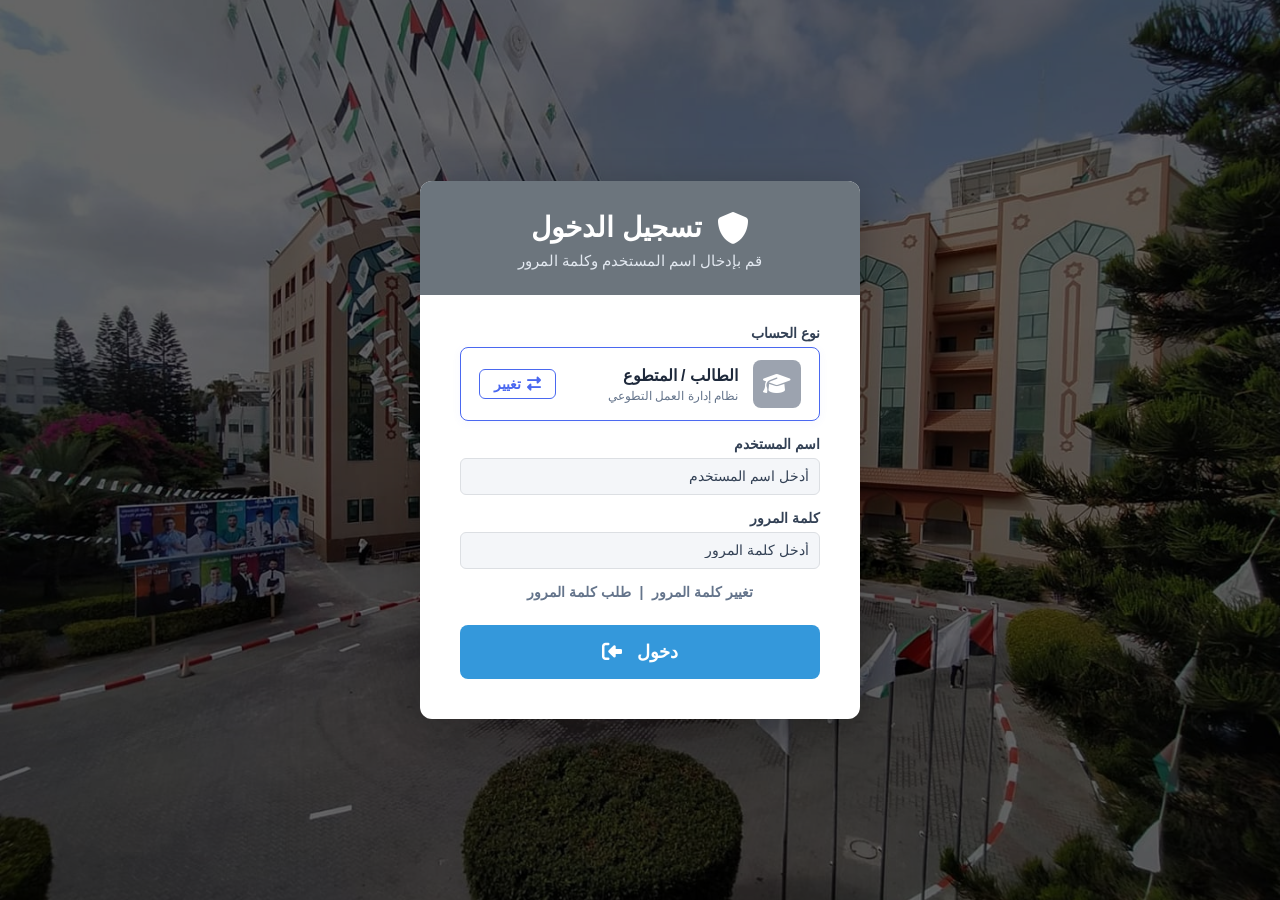
<file: index.html>
<!DOCTYPE html>
<html lang="ar" dir="rtl">

<head>
    <meta charset="UTF-8">
    <meta name="viewport" content="width=device-width, initial-scale=1.0">
    <title>تسجيل الدخول - نظام العمل التطوعي</title>
    <!-- Google Fonts: Tajawal -->
    <link rel="preconnect" href="https://fonts.googleapis.com">
    <link rel="preconnect" href="https://fonts.gstatic.com" crossorigin>
    <link href="https://fonts.googleapis.com/css2?family=Tajawal:wght@400;500;700;800&display=swap" rel="stylesheet">
    <!-- FontAwesome Library -->
    <link rel="stylesheet" href="https://cdnjs.cloudflare.com/ajax/libs/font-awesome/6.4.0/css/all.min.css">

    <link rel="stylesheet" href="assets/css/login-style.css">
    <link rel="stylesheet" href="assets/css/admin-style.css">
    <script src="assets/js/common.js" defer></script>
</head>

<body>
    <!-- تحويل div الأساسي إلى Semantic Tag <main> -->
    <main class="login-card">

        <!-- Header Section -->
        <header class="login-header">
            <div class="login-title">
                <i class="fa-solid fa-shield"></i>
                <h2>تسجيل الدخول</h2>
            </div>
            <p>قم بإدخال اسم المستخدم وكلمة المرور</p>
        </header>

        <!-- تحويل المحتوى الداخلي إلى <section> -->
        <section class="login-body">
            <!-- User Role Selection -->
            <div class="form-group service-select-group">
                <label class="section-label">نوع الحساب</label>
                <div class="selected-service-box" id="service-box">

                    <div class="service-info">
                        <div class="service-icon">
                            <i class="fa-solid fa-graduation-cap" id="selected-icon"></i>
                        </div>
                        <div class="service-text">
                            <strong id="selected-title">الطالب / المتطوع</strong>
                            <span id="selected-desc">نظام إدارة العمل التطوعي</span>
                        </div>
                    </div>

                    <button type="button" class="btn-change" id="btn-change-role">
                        <i class="fa-solid fa-right-left"></i> تغيير
                    </button>

                    <!-- Role Dropdown Menu - باستخدام Semantic <menu> و <li> -->
                    <menu class="role-dropdown" id="role-dropdown">
                        <li class="role-option active" data-role="student" data-title="الطالب / المتطوع"
                            data-desc="نظام إدارة العمل التطوعي" data-icon="fa-graduation-cap">
                            <div class="role-option-icon"><i class="fa-solid fa-graduation-cap"></i></div>
                            <div class="role-option-text">الطالب / المتطوع</div>
                        </li>
                        <li class="role-option" data-role="supervisor" data-title="المشرف"
                            data-desc="لوحة تحكم المشرفين" data-icon="fa-user-tie">
                            <div class="role-option-icon"><i class="fa-solid fa-user-tie"></i></div>
                            <div class="role-option-text">المشرف</div>
                        </li>
                        <li class="role-option" data-role="admin" data-title="المدير (الآدمن)"
                            data-desc="لوحة تحكم إدارة النظام" data-icon="fa-user-shield">
                            <div class="role-option-icon"><i class="fa-solid fa-user-shield"></i></div>
                            <div class="role-option-text">المدير (الآدمن)</div>
                        </li>
                    </menu>
                </div>
            </div>

            <!-- Login Form -->
            <form action="#" id="login-form">
                <div class="form-group">
                    <label for="username">اسم المستخدم</label>
                    <input type="text" id="username" class="form-control" placeholder="أدخل اسم المستخدم" required>
                </div>

                <div class="form-group">
                    <label for="password">كلمة المرور</label>
                    <input type="password" id="password" class="form-control" placeholder="أدخل كلمة المرور" required>
                </div>

                <!-- استخدام <nav> للروابط السفلية -->
                <nav class="forgot-password">
                    <a href="#">تغيير كلمة المرور</a> | <a href="#">طلب كلمة المرور</a>
                </nav>

                <button type="submit" class="btn-submit">
                    دخول <i class="fa-solid fa-right-to-bracket fa-flip-horizontal" style="margin-right: 5px;"></i>
                </button>

                <!-- Error Message Alert -->
                <!-- إضافة سمة role="alert" لقراءة الشاشة بشكل صحيح -->
                <div class="alert-error" id="error-message" role="alert">
                    <i class="fa-solid fa-triangle-exclamation"></i>
                    <span>خطأ في اسم المستخدم أو كلمة المرور</span>
                </div>
            </form>
        </section>
    </main>

    <script src="assets/js/login.js"></script>
</body>

</html>
</file>
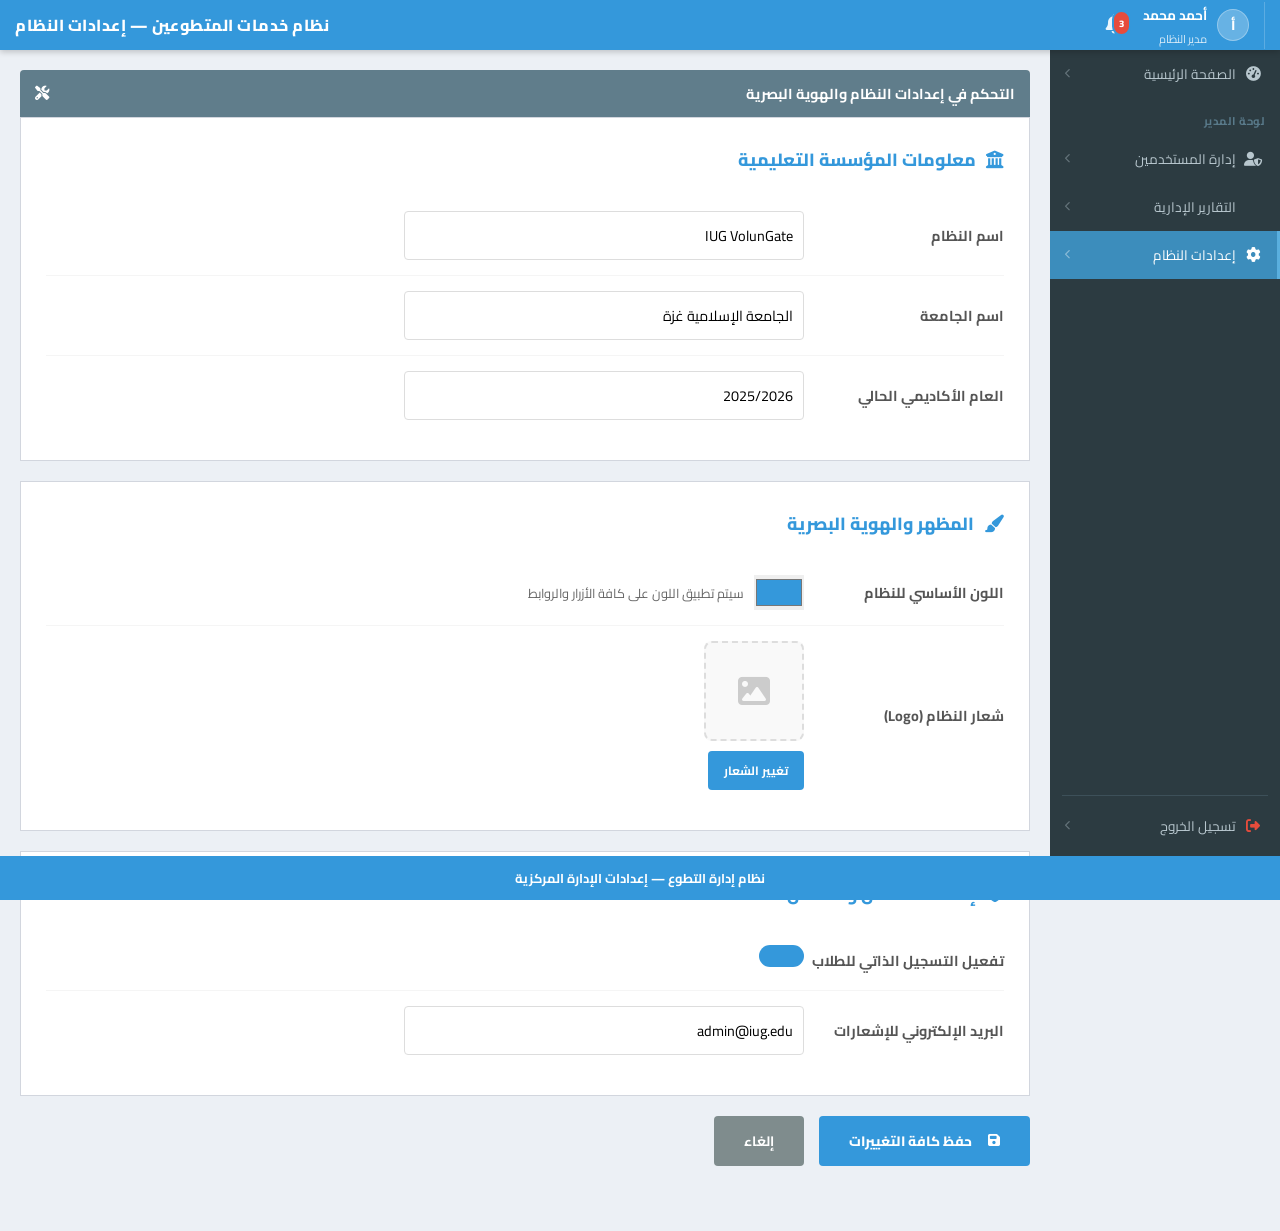
<file: settings.html>
<!DOCTYPE html>
<html lang="ar" dir="rtl">
<head>
    <meta charset="UTF-8">
    <meta name="viewport" content="width=device-width, initial-scale=1.0">
    <title>إعدادات النظام | IUG VolunGate</title>
    <link href="https://fonts.googleapis.com/css2?family=Cairo:wght@400;600;700;800&display=swap" rel="stylesheet">
    <link rel="stylesheet" href="https://cdnjs.cloudflare.com/ajax/libs/font-awesome/6.4.0/css/all.min.css">
    <link rel="stylesheet" href="assets/css/admin-style.css">
    <script src="assets/js/common.js" defer></script>
    <style>
        .settings-card {
            background: white;
            border: 1px solid var(--border-color);
            padding: 25px;
            margin-bottom: 20px;
        }
        .settings-title {
            font-size: 1.1rem;
            font-weight: 800;
            color: var(--blue);
            margin-bottom: 20px;
            display: flex;
            align-items: center;
            gap: 10px;
        }
        .settings-row {
            display: grid;
            grid-template-columns: 200px 1fr;
            align-items: center;
            padding: 15px 0;
            border-bottom: 1px solid #f5f5f5;
        }
        .settings-row:last-child {
            border-bottom: none;
        }
        .settings-label {
            font-weight: 700;
            color: #555;
            font-size: 0.9rem;
        }
        .settings-input {
            padding: 10px;
            border: 1px solid #ddd;
            border-radius: 4px;
            font-size: 0.9rem;
            width: 100%;
            max-width: 400px;
            font-family: inherit;
        }
        .settings-input:focus {
            border-color: var(--blue);
            outline: none;
        }
    </style>
</head>
<body>
    <header class="top-navbar">
        <div class="navbar-user-actions">
            <div class="navbar-user-info">
                <div class="navbar-user-avatar">أ</div>
                <div>
                    <div style="font-weight: 700; font-size: 0.85rem;">أحمد محمد</div>
                    <div style="font-size: 0.7rem; opacity: 0.8;">مدير النظام</div>
                </div>
            </div>
            <div class="bell-container">
                <i class="fas fa-bell bell-icon"></i>
                <span class="bell-badge">3</span>
                <div class="notifications-dropdown">
                    <div class="notif-header">
                        <span>إشعارات الإدارة</span>
                    </div>
                </div>
            </div>
        </div>
        <div class="navbar-brand-title">نظام خدمات المتطوعين — إعدادات النظام</div>
    </header>

    <aside class="sidebar">
        <a href="dashboard.html" class="nav-item">
            <span style="display:flex; align-items:center; gap:8px;">
                <i class="nav-icon fas fa-tachometer-alt"></i>
                <span>الصفحة الرئيسية</span>
            </span>
            <i class="nav-arrow fas fa-chevron-left"></i>
        </a>
        <div class="sidebar-section-label">لوحة المدير</div>
        <a href="users.html" class="nav-item">
            <span style="display:flex; align-items:center; gap:8px;">
                <i class="nav-icon fas fa-user-shield"></i>
                <span>إدارة المستخدمين</span>
            </span>
            <i class="nav-arrow fas fa-chevron-left"></i>
        </a>
        <a href="reports.html" class="nav-item">
            <span style="display:flex; align-items:center; gap:8px;">
                <i class="nav-icon fas fa-file-chart-line"></i>
                <span>التقارير الإدارية</span>
            </span>
            <i class="nav-arrow fas fa-chevron-left"></i>
        </a>
        <a href="settings.html" class="nav-item active">
            <span style="display:flex; align-items:center; gap:8px;">
                <i class="nav-icon fas fa-cog"></i>
                <span>إعدادات النظام</span>
            </span>
            <i class="nav-arrow fas fa-chevron-left"></i>
        </a>
        <div class="nav-spacer"></div>
        <div class="nav-divider"></div>
        <a href="index.html" class="nav-item">
            <span style="display:flex; align-items:center; gap:8px; color: #b8c7ce;">
                <i class="nav-icon fas fa-sign-out-alt" style="color: #e74c3c;"></i>
                <span>تسجيل الخروج</span>
            </span>
            <i class="nav-arrow fas fa-chevron-left"></i>
        </a>
    </aside>

    <div class="content-wrapper">
        <div class="section-header-bar">
            <span>التحكم في إعدادات النظام والهوية البصرية</span>
            <i class="fas fa-tools"></i>
        </div>

        <div class="settings-card">
            <div class="settings-title">
                <i class="fas fa-university"></i> معلومات المؤسسة التعليمية
            </div>
            <div class="settings-row">
                <div class="settings-label">اسم النظام</div>
                <input type="text" class="settings-input" value="IUG VolunGate">
            </div>
            <div class="settings-row">
                <div class="settings-label">اسم الجامعة</div>
                <input type="text" class="settings-input" value="الجامعة الإسلامية غزة">
            </div>
            <div class="settings-row">
                <div class="settings-label">العام الأكاديمي الحالي</div>
                <input type="text" class="settings-input" value="2025/2026">
            </div>
        </div>

        <div class="settings-card">
            <div class="settings-title">
                <i class="fas fa-paint-brush"></i> المظهر والهوية البصرية
            </div>
            <div class="settings-row">
                <div class="settings-label">اللون الأساسي للنظام</div>
                <div style="display: flex; gap: 10px; align-items: center;">
                    <input type="color" value="#3498db" style="width: 50px; height: 35px; border: none; cursor: pointer;">
                    <span style="font-size: 0.8rem; color: #666;">سيتم تطبيق اللون على كافة الأزرار والروابط</span>
                </div>
            </div>
            <div class="settings-row">
                <div class="settings-label">شعار النظام (Logo)</div>
                <div style="display: flex; flex-direction: column; gap: 10px;">
                    <div style="width: 100px; height: 100px; background: #f9f9f9; border: 2px dashed #ddd; display: flex; align-items: center; justify-content: center; border-radius: 8px;">
                        <i class="fas fa-image" style="font-size: 2rem; color: #ccc;"></i>
                    </div>
                    <button class="btn-portal btn-portal-blue" style="width: max-content; font-size: 0.75rem;">تغيير الشعار</button>
                </div>
            </div>
        </div>

        <div class="settings-card">
            <div class="settings-title">
                <i class="fas fa-shield-alt"></i> إعدادات الأمان والاتصال
            </div>
            <div class="settings-row">
                <div class="settings-label">تفعيل التسجيل الذاتي للطلاب</div>
                <div>
                    <label class="switch" style="position: relative; display: inline-block; width: 45px; height: 22px;">
                        <input type="checkbox" checked style="opacity: 0; width: 0; height: 0;">
                        <span class="slider round" style="position: absolute; cursor: pointer; top: 0; left: 0; right: 0; bottom: 0; background-color: var(--blue); border-radius: 34px;"></span>
                    </label>
                </div>
            </div>
            <div class="settings-row">
                <div class="settings-label">البريد الإلكتروني للإشعارات</div>
                <input type="email" class="settings-input" value="admin@iug.edu">
            </div>
        </div>

        <div style="display: flex; gap: 15px; margin-top: 20px;">
            <button class="btn-portal btn-portal-blue" style="padding: 12px 30px; font-weight: 800;" onclick="showPortalAlert({ title: 'حفظ الإعدادات', message: 'تم حفظ كافة التغييرات على إعدادات النظام والهوية البصرية بنجاح.', type: 'success' })">
                <i class="fas fa-save" style="margin-left: 8px;"></i> حفظ كافة التغييرات
            </button>
            <button class="btn-portal btn-portal-grey" style="padding: 12px 30px;" onclick="window.history.back()">إلغاء</button>
        </div>
    </div>

    <footer class="footer-banner">نظام إدارة التطوع — إعدادات الإدارة المركزية</footer>

</body>
</html>
</file>
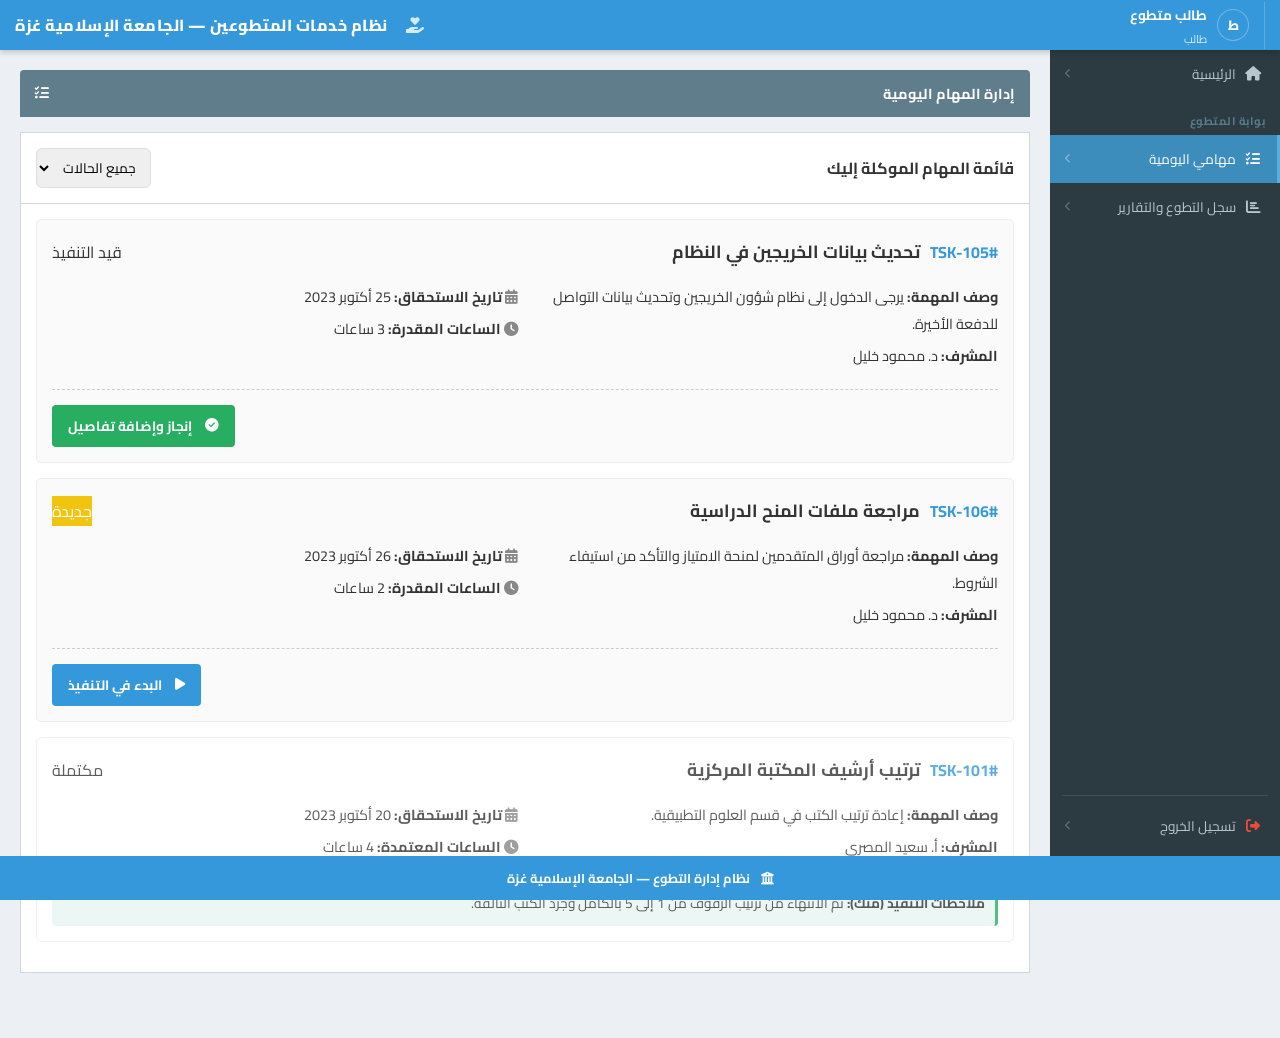
<file: student-tasks.html>
<!DOCTYPE html>
<html lang="ar" dir="rtl">
<head>
    <meta charset="UTF-8">
    <meta name="viewport" content="width=device-width, initial-scale=1.0">
    <title>IUG VolunGate | مهامي اليومية</title>
    <link href="https://fonts.googleapis.com/css2?family=Cairo:wght@400;600;700;800&display=swap" rel="stylesheet">
    <link rel="stylesheet" href="https://cdnjs.cloudflare.com/ajax/libs/font-awesome/6.4.0/css/all.min.css">
    <link rel="stylesheet" href="assets/css/admin-style.css">
    <script src="assets/js/common.js" defer></script>
</head>
<body>
    <header class="top-navbar">
        <div class="navbar-user-actions">
            <div class="navbar-user-info">
                <div class="navbar-user-avatar" style="background: var(--blue);">ط</div>
                <div>
                    <div style="font-weight: 700; font-size: 0.85rem;">طالب متطوع</div>
                    <div style="font-size: 0.7rem; opacity: 0.8;">طالب</div>
                </div>
            </div>
        </div>
        <div class="navbar-brand-title">
            <i class="fas fa-hand-holding-heart" style="margin-left: 8px; opacity: 0.8;"></i>
            نظام خدمات المتطوعين — الجامعة الإسلامية غزة
        </div>
    </header>

    <aside class="sidebar">
        <a href="student-dashboard.html" class="nav-item">
            <span style="display:flex; align-items:center; gap:8px;">
                <i class="nav-icon fas fa-home"></i>
                <span>الرئيسية</span>
            </span>
            <i class="nav-arrow fas fa-chevron-left"></i>
        </a>
        <div class="sidebar-section-label">بوابة المتطوع</div>
        <a href="student-tasks.html" class="nav-item active">
            <span style="display:flex; align-items:center; gap:8px;">
                <i class="nav-icon fas fa-tasks"></i>
                <span>مهامي اليومية</span>
            </span>
            <i class="nav-arrow fas fa-chevron-left"></i>
        </a>
        <a href="student-reports.html" class="nav-item">
            <span style="display:flex; align-items:center; gap:8px;">
                <i class="nav-icon fas fa-chart-bar"></i>
                <span>سجل التطوع والتقارير</span>
            </span>
            <i class="nav-arrow fas fa-chevron-left"></i>
        </a>
        <div class="nav-spacer"></div>
        <div class="nav-divider"></div>
        <a href="index.html" class="nav-item">
            <span style="display:flex; align-items:center; gap:8px; color: #b8c7ce;">
                <i class="nav-icon fas fa-sign-out-alt" style="color: #e74c3c;"></i>
                <span>تسجيل الخروج</span>
            </span>
            <i class="nav-arrow fas fa-chevron-left"></i>
        </a>
    </aside>

    <div class="content-wrapper">
        <div class="section-header-bar">
            <span>إدارة المهام اليومية</span>
            <i class="fas fa-tasks"></i>
        </div>

        <div style="background: white; border: 1px solid var(--border-color); margin-top: 15px;">
            <div style="padding: 15px; border-bottom: 1px solid var(--border-color); display: flex; justify-content: space-between; align-items: center;">
                <h3 style="font-size: 1rem; color: #333;">قائمة المهام الموكلة إليك</h3>
                <div style="display: flex; gap: 10px;">
                    <select id="taskStatusFilter" class="form-control" style="padding: 5px 10px; width: auto; font-size: 0.85rem; display: inline-block;">
                        <option value="">جميع الحالات</option>
                        <option value="new">جديدة</option>
                        <option value="in_progress">قيد التنفيذ</option>
                        <option value="completed">مكتملة</option>
                    </select>
                </div>
            </div>
            
            <div style="padding: 15px;">
                <!-- Task Card 1 -->
                <div class="task-card" data-task-id="TSK-105" data-status="in_progress" style="border: 1px solid #eee; border-radius: 5px; margin-bottom: 15px; padding: 15px; background: #fafafa; transition: all 0.3s;">
                    <div style="display: flex; justify-content: space-between; align-items: center; margin-bottom: 10px;">
                        <div style="display: flex; align-items: center; gap: 10px;">
                            <span style="font-weight: bold; color: var(--blue);">#TSK-105</span>
                            <h4 style="margin: 0; font-size: 1.1rem;">تحديث بيانات الخريجين في النظام</h4>
                        </div>
                        <span class="status-badge status-active">قيد التنفيذ</span>
                    </div>
                    
                    <div style="display: grid; grid-template-columns: 1fr 1fr; gap: 15px; margin-bottom: 15px; font-size: 0.9rem;">
                        <div>
                            <p style="margin: 5px 0;"><strong>وصف المهمة:</strong> يرجى الدخول إلى نظام شؤون الخريجين وتحديث بيانات التواصل للدفعة الأخيرة.</p>
                            <p style="margin: 5px 0;"><strong>المشرف:</strong> د. محمود خليل</p>
                        </div>
                        <div>
                            <p style="margin: 5px 0;"><i class="fas fa-calendar-alt" style="color: #888;"></i> <strong>تاريخ الاستحقاق:</strong> 25 أكتوبر 2023</p>
                            <p style="margin: 5px 0;"><i class="fas fa-clock" style="color: #888;"></i> <strong>الساعات المقدرة:</strong> 3 ساعات</p>
                        </div>
                    </div>
                    
                    <div class="task-actions" style="border-top: 1px dashed #ccc; padding-top: 15px; display: flex; justify-content: flex-end;">
                        <button class="btn-portal btn-portal-green" onclick="openTaskModal('TSK-105')">
                            <i class="fas fa-check-circle" style="margin-left: 5px;"></i> إنجاز وإضافة تفاصيل
                        </button>
                    </div>
                </div>

                <!-- Task Card 2 -->
                <div class="task-card" data-task-id="TSK-106" data-status="new" style="border: 1px solid #eee; border-radius: 5px; margin-bottom: 15px; padding: 15px; background: #fafafa; transition: all 0.3s;">
                    <div style="display: flex; justify-content: space-between; align-items: center; margin-bottom: 10px;">
                        <div style="display: flex; align-items: center; gap: 10px;">
                            <span style="font-weight: bold; color: var(--blue);">#TSK-106</span>
                            <h4 style="margin: 0; font-size: 1.1rem;">مراجعة ملفات المنح الدراسية</h4>
                        </div>
                        <span class="status-badge" style="background: #f1c40f; color: #fff;">جديدة</span>
                    </div>
                    
                    <div style="display: grid; grid-template-columns: 1fr 1fr; gap: 15px; margin-bottom: 15px; font-size: 0.9rem;">
                        <div>
                            <p style="margin: 5px 0;"><strong>وصف المهمة:</strong> مراجعة أوراق المتقدمين لمنحة الامتياز والتأكد من استيفاء الشروط.</p>
                            <p style="margin: 5px 0;"><strong>المشرف:</strong> د. محمود خليل</p>
                        </div>
                        <div>
                            <p style="margin: 5px 0;"><i class="fas fa-calendar-alt" style="color: #888;"></i> <strong>تاريخ الاستحقاق:</strong> 26 أكتوبر 2023</p>
                            <p style="margin: 5px 0;"><i class="fas fa-clock" style="color: #888;"></i> <strong>الساعات المقدرة:</strong> 2 ساعات</p>
                        </div>
                    </div>
                    
                    <div class="task-actions" style="border-top: 1px dashed #ccc; padding-top: 15px; display: flex; justify-content: flex-end; gap: 10px;">
                        <button class="btn-portal btn-portal-blue" onclick="startTask('TSK-106', this)">
                            <i class="fas fa-play" style="margin-left: 5px;"></i> البدء في التنفيذ
                        </button>
                    </div>
                </div>
                
                <!-- Task Card 3 -->
                <div class="task-card" data-task-id="TSK-101" data-status="completed" style="border: 1px solid #eee; border-radius: 5px; margin-bottom: 15px; padding: 15px; background: #fff; opacity: 0.8; transition: all 0.3s;">
                    <div style="display: flex; justify-content: space-between; align-items: center; margin-bottom: 10px;">
                        <div style="display: flex; align-items: center; gap: 10px;">
                            <span style="font-weight: bold; color: var(--blue);">#TSK-101</span>
                            <h4 style="margin: 0; font-size: 1.1rem;">ترتيب أرشيف المكتبة المركزية</h4>
                        </div>
                        <span class="status-badge status-inactive">مكتملة</span>
                    </div>
                    
                    <div style="display: grid; grid-template-columns: 1fr 1fr; gap: 15px; margin-bottom: 15px; font-size: 0.9rem;">
                        <div>
                            <p style="margin: 5px 0;"><strong>وصف المهمة:</strong> إعادة ترتيب الكتب في قسم العلوم التطبيقية.</p>
                            <p style="margin: 5px 0;"><strong>المشرف:</strong> أ. سعيد المصري</p>
                        </div>
                        <div>
                            <p style="margin: 5px 0;"><i class="fas fa-calendar-alt" style="color: #888;"></i> <strong>تاريخ الاستحقاق:</strong> 20 أكتوبر 2023</p>
                            <p style="margin: 5px 0;"><i class="fas fa-clock" style="color: #888;"></i> <strong>الساعات المعتمدة:</strong> 4 ساعات</p>
                        </div>
                    </div>
                    
                    <div class="task-actions">
                        <div style="background: #e8f6f3; padding: 10px; border-radius: 4px; border-right: 3px solid var(--green); font-size: 0.85rem; width: 100%;">
                            <strong>ملاحظات التنفيذ (منك):</strong> تم الانتهاء من ترتيب الرفوف من 1 إلى 5 بالكامل وجرد الكتب التالفة.
                        </div>
                    </div>
                </div>

            </div>
        </div>
    </div>

    <!-- Modal for Task Completion -->
    <div id="taskCompleteModal" class="modal-overlay">
        <div class="modal-content">
            <div class="modal-header">
                <h2 style="font-size: 1.2rem; color: #333; margin: 0;">إنجاز المهمة وإضافة التفاصيل</h2>
                <button class="close-modal" onclick="closeTaskModal()" style="background: none; border: none; font-size: 1.2rem; cursor: pointer; color: #888; transition: color 0.2s;" onmouseover="this.style.color='#e74c3c'" onmouseout="this.style.color='#888'"><i class="fas fa-times"></i></button>
            </div>
            <div class="modal-body">
                <form id="taskCompleteForm">
                    <div class="form-group">
                        <label class="form-label">رقم المهمة</label>
                        <input type="text" id="modalTaskId" class="form-control" disabled style="background: #f5f5f5;">
                    </div>
                    <div class="form-group">
                        <label class="form-label">تفاصيل الإنجاز / ملاحظات (إلزامي)</label>
                        <textarea class="form-control" rows="4" placeholder="اكتب بالتفصيل ما تم إنجازه، وأي ملاحظات تود إرسالها للمشرف..." required></textarea>
                        <small style="color: #666; font-size: 0.75rem; display: block; margin-top: 5px;"><i class="fas fa-info-circle"></i> هذه التفاصيل سيطلع عليها المشرف لاعتماد ساعاتك التطوعية.</small>
                    </div>
                    <div class="form-group">
                        <label class="form-label">مرفقات (اختياري)</label>
                        <input type="file" class="form-control" style="padding: 8px;">
                    </div>
                </form>
            </div>
            <div class="modal-footer" style="padding: 15px 25px 25px; display: flex; gap: 10px; justify-content: flex-end; border-top: 1px solid #eee; background: #fdfdfd;">
                <button type="button" class="btn-portal btn-portal-red" onclick="closeTaskModal()">إلغاء</button>
                <button type="button" class="btn-portal btn-portal-green" onclick="submitTaskComplete()">تأكيد الإنجاز</button>
            </div>
        </div>
    </div>

    <footer class="footer-banner">
        <i class="fas fa-university" style="margin-left: 8px;"></i>
        نظام إدارة التطوع — الجامعة الإسلامية غزة
    </footer>

    <script>
        // Modal Logic
        function openTaskModal(taskId) {
            document.getElementById('modalTaskId').value = '#' + taskId;
            document.getElementById('taskCompleteModal').style.display = 'flex';
        }

        function closeTaskModal() {
            document.getElementById('taskCompleteModal').style.display = 'none';
        }

        function submitTaskComplete() {
            closeTaskModal();
            showPortalAlert({
                title: 'تم الإنجاز بنجاح',
                message: 'تم إرسال تفاصيل الإنجاز والملاحظات للمشرف بانتظار الاعتماد وتوثيق الساعات.',
                type: 'success'
            });
            // Update UI (Simulation)
            const taskId = document.getElementById('modalTaskId').value;
            const taskCard = document.querySelector(`.task-card[data-task-id="${taskId.replace('#', '')}"]`);
            if(taskCard) {
                taskCard.dataset.status = 'completed';
                taskCard.querySelector('.status-badge').className = 'status-badge status-inactive';
                taskCard.querySelector('.status-badge').textContent = 'مكتملة';
                taskCard.style.opacity = '0.8';
                taskCard.querySelector('.task-actions').innerHTML = `
                    <div style="background: #e8f6f3; padding: 10px; border-radius: 4px; border-right: 3px solid var(--green); font-size: 0.85rem; width: 100%;">
                        <strong>تم التسليم:</strong> جاري مراجعة المشرف لاعتماد الساعات.
                    </div>
                `;
            }
        }

        // Start Task Logic
        function startTask(taskId, btnElement) {
            showPortalAlert({
                title: 'البدء في التنفيذ',
                message: 'هل أنت متأكد من بدء تنفيذ هذه المهمة الآن؟ سيتم تغيير حالتها إلى "قيد التنفيذ".',
                type: 'info',
                confirmText: 'نعم، ابدأ',
                cancelText: 'إلغاء',
                onConfirm: () => {
                    // Update UI (Simulation)
                    const taskCard = document.querySelector(`.task-card[data-task-id="${taskId}"]`);
                    if(taskCard) {
                        taskCard.dataset.status = 'in_progress';
                        taskCard.querySelector('.status-badge').className = 'status-badge status-active';
                        taskCard.querySelector('.status-badge').textContent = 'قيد التنفيذ';
                        taskCard.querySelector('.task-actions').innerHTML = `
                            <button class="btn-portal btn-portal-green" onclick="openTaskModal('${taskId}')">
                                <i class="fas fa-check-circle" style="margin-left: 5px;"></i> إنجاز وإضافة تفاصيل
                            </button>
                        `;
                    }
                    showPortalAlert({
                        title: 'تم التحديث',
                        message: 'تم تحديث حالة المهمة إلى "قيد التنفيذ". بالتوفيق!',
                        type: 'success'
                    });
                }
            });
        }

        // Filter Logic
        document.addEventListener('DOMContentLoaded', () => {
            const filterSelect = document.getElementById('taskStatusFilter');
            const taskCards = document.querySelectorAll('.task-card');

            if(filterSelect) {
                filterSelect.addEventListener('change', (e) => {
                    const status = e.target.value;
                    taskCards.forEach(card => {
                        if(status === '' || card.dataset.status === status) {
                            card.style.display = 'block';
                        } else {
                            card.style.display = 'none';
                        }
                    });
                });
            }
        });
    </script>
</body>
</html>
</file>
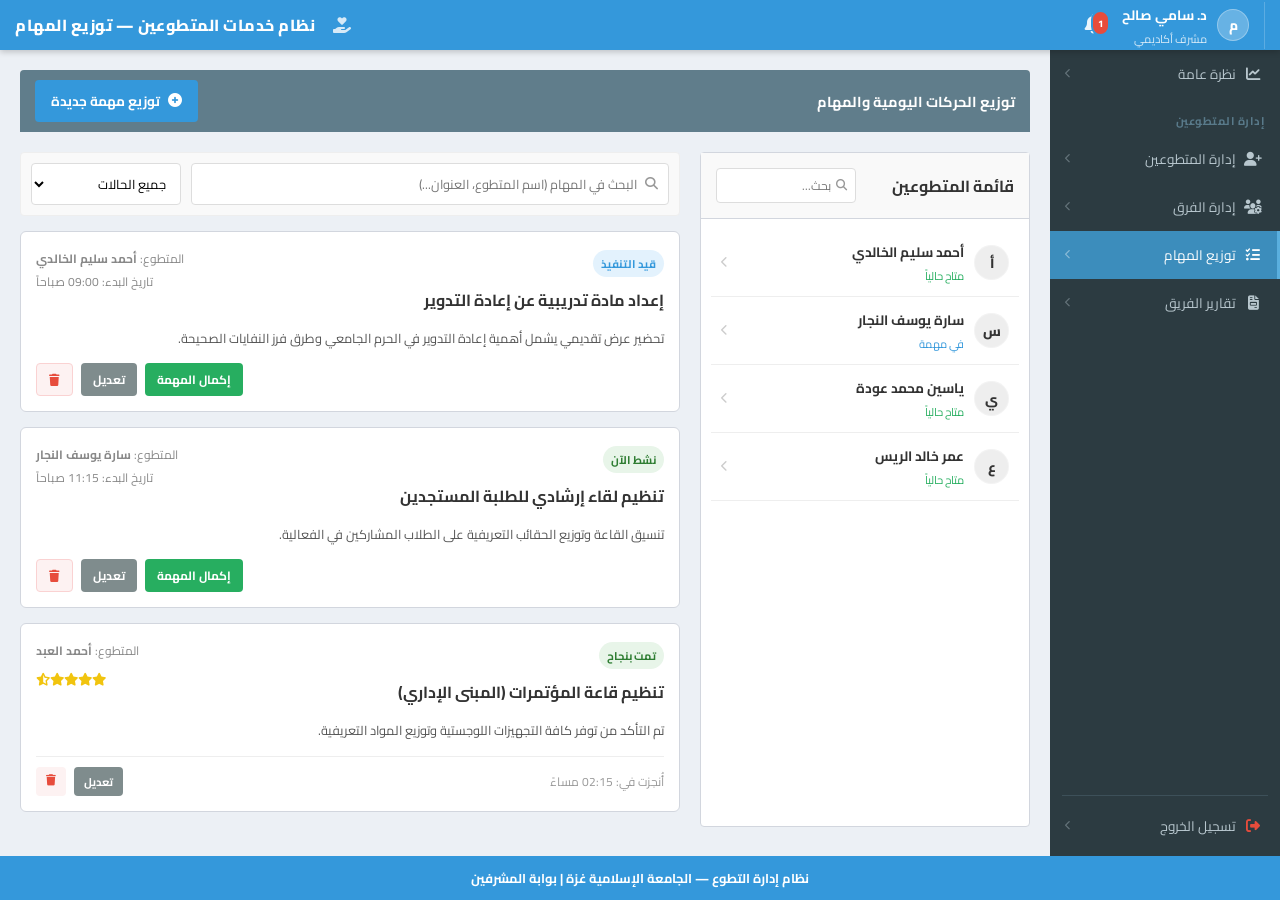
<file: supervisor-tasks.html>
<!DOCTYPE html>
<html lang="ar" dir="rtl">

<head>
    <meta charset="UTF-8">
    <meta name="viewport" content="width=device-width, initial-scale=1.0">
    <title>توزيع ومهام المتطوعين | IUG VolunGate</title>
    <link href="https://fonts.googleapis.com/css2?family=Cairo:wght@400;600;700;800&display=swap" rel="stylesheet">
    <link rel="stylesheet" href="https://cdnjs.cloudflare.com/ajax/libs/font-awesome/6.4.0/css/all.min.css">
    <link rel="stylesheet" href="assets/css/admin-style.css">
    <script src="assets/js/common.js" defer></script>
</head>
    <style>
        .task-card {
            background: white;
            border: 1px solid var(--border-color);
            border-radius: 6px;
            padding: 15px;
            margin-bottom: 15px;
        }

        .task-status {
            font-size: 0.7rem;
            font-weight: 700;
            padding: 3px 8px;
            border-radius: 20px;
        }

        .status-pending {
            background: #f5f5f5;
            color: #7f8c8d;
        }

        .status-ongoing {
            background: #e3f2fd;
            color: #3498db;
        }

        .status-completed {
            background: #e8f5e9;
            color: var(--green);
        }

        .eval-stars {
            color: #f1c40f;
            font-size: 0.8rem;
            margin-top: 5px;
        }

        /* Star Rating Styles */
        .star-rating-container {
            display: flex;
            gap: 10px;
            justify-content: center;
            font-size: 2rem;
            color: #ddd;
            cursor: pointer;
            margin-bottom: 20px;
        }

        .star-rating-container i.active {
            color: #f1c40f;
        }

        .star-rating-container i:hover {
            color: #f39c12;
        }
    </style>
</head>

<body>
    <header class="top-navbar">
        <div class="navbar-user-actions">
            <div class="navbar-user-info">
                <div class="navbar-user-avatar">م</div>
                <div>
                    <div style="font-weight: 700; font-size: 0.85rem;">د. سامي صالح</div>
                    <div style="font-size: 0.7rem; opacity: 0.8;">مشرف أكاديمي</div>
                </div>
            </div>
            <div class="bell-container">
                <i class="fas fa-bell bell-icon"></i>
                <span class="bell-badge">1</span>
                <div class="notifications-dropdown">
                    <div class="notif-header">
                        <span>قائمة التنبيهات</span>
                        <span style="color: var(--blue); font-size: 0.7rem;">تحديد كقروء</span>
                    </div>
                    <div class="notif-item">
                        <div class="notif-icon" style="background: #fdf2f2; color: #e74c3c;"><i class="fas fa-clock"></i></div>
                        <div class="notif-content">
                            <span class="notif-title">تأخر في مهمة: فريق التوجيه</span>
                            <span class="notif-time">منذ 10 دقائق</span>
                        </div>
                    </div>
                </div>
            </div>
        </div>
        <div class="navbar-brand-title">
            <i class="fas fa-hand-holding-heart" style="margin-left: 8px; opacity: 0.8;"></i>
            نظام خدمات المتطوعين — توزيع المهام
        </div>
    </header>

    <aside class="sidebar">
        <a href="supervisor-dashboard.html" class="nav-item">
            <span style="display:flex; align-items:center; gap:8px;">
                <i class="nav-icon fas fa-chart-line"></i>
                <span>نظرة عامة</span>
            </span>
            <i class="nav-arrow fas fa-chevron-left"></i>
        </a>
        <div class="sidebar-section-label">إدارة المتطوعين</div>
        <a href="supervisor-volunteers.html" class="nav-item">
            <span style="display:flex; align-items:center; gap:8px;">
                <i class="nav-icon fas fa-user-plus"></i>
                <span>إدارة المتطوعين</span>
            </span>
            <i class="nav-arrow fas fa-chevron-left"></i>
        </a>
        <a href="supervisor-teams.html" class="nav-item">
            <span style="display:flex; align-items:center; gap:8px;">
                <i class="nav-icon fas fa-users-cog"></i>
                <span>إدارة الفرق</span>
            </span>
            <i class="nav-arrow fas fa-chevron-left"></i>
        </a>
        <a href="supervisor-tasks.html" class="nav-item active">
            <span style="display:flex; align-items:center; gap:8px;">
                <i class="nav-icon fas fa-tasks"></i>
                <span>توزيع المهام</span>
            </span>
            <i class="nav-arrow fas fa-chevron-left"></i>
        </a>
        <a href="supervisor-reports.html" class="nav-item">
            <span style="display:flex; align-items:center; gap:8px;">
                <i class="nav-icon fas fa-file-invoice"></i>
                <span>تقارير الفريق</span>
            </span>
            <i class="nav-arrow fas fa-chevron-left"></i>
        </a>
        <div class="nav-spacer"></div>
        <div class="nav-divider"></div>
        <a href="index.html" class="nav-item">
            <span style="display:flex; align-items:center; gap:8px; color: #b8c7ce;">
                <i class="nav-icon fas fa-sign-out-alt" style="color: #e74c3c;"></i>
                <span>تسجيل الخروج</span>
            </span>
            <i class="nav-arrow fas fa-chevron-left"></i>
        </a>
    </aside>

    <div class="content-wrapper">
        <div class="section-header-bar">
            <span>توزيع الحركات اليومية والمهام</span>
            <button class="btn-portal btn-portal-blue" onclick="toggleModal('assignTaskModal', true)">
                <i class="fas fa-plus-circle"></i> توزيع مهمة جديدة
            </button>
        </div>

        <div style="display: grid; grid-template-columns: 1fr 2fr; gap: 20px; margin-top: 20px;">
            <!-- Volunteers List Sidebar -->
            <div style="background: white; border: 1px solid var(--border-color); border-radius: 4px;">
                <div style="padding: 15px; border-bottom: 1px solid var(--border-color); font-weight: 700; background: #f9f9f9; display: flex; align-items: center; justify-content: space-between;">
                    <span>قائمة المتطوعين</span>
                    <div style="display: flex; align-items: center; border: 1px solid #ddd; padding: 0 8px; border-radius: 4px; background: #fff; width: 140px;">
                        <i class="fas fa-search" style="color: #999; font-size: 0.7rem;"></i>
                        <input type="text" id="vListSearch" placeholder="بحث..." style="border: none; background: transparent; padding: 5px; font-size: 0.75rem; outline: none; width: 100%;">
                    </div>
                </div>
                <div id="volunteersSidebarList" style="padding: 10px; max-height: 500px; overflow-y: auto;">
                    <div class="volunteer-item" data-name="أحمد سليم الخالدي"
                        style="display: flex; align-items: center; gap: 10px; padding: 10px; border-bottom: 1px solid #eee; cursor: pointer;">
                        <div class="navbar-user-avatar"
                            style="background: #eee; color: #333; width: 35px; height: 35px;">أ</div>
                        <div style="flex: 1;">
                            <div class="v-name" style="font-size: 0.85rem; font-weight: 700;">أحمد سليم الخالدي</div>
                            <div style="font-size: 0.7rem; color: var(--green);">متاح حالياً</div>
                        </div>
                        <i class="fas fa-chevron-left" style="font-size: 0.7rem; color: #ccc;"></i>
                    </div>
                    <div class="volunteer-item" data-name="سارة يوسف النجار"
                        style="display: flex; align-items: center; gap: 10px; padding: 10px; border-bottom: 1px solid #eee; cursor: pointer;">
                        <div class="navbar-user-avatar"
                            style="background: #eee; color: #333; width: 35px; height: 35px;">س</div>
                        <div style="flex: 1;">
                            <div class="v-name" style="font-size: 0.85rem; font-weight: 700;">سارة يوسف النجار</div>
                            <div style="font-size: 0.7rem; color: var(--blue);">في مهمة</div>
                        </div>
                        <i class="fas fa-chevron-left" style="font-size: 0.7rem; color: #ccc;"></i>
                    </div>
                    <div class="volunteer-item" data-name="ياسين محمد عودة"
                        style="display: flex; align-items: center; gap: 10px; padding: 10px; border-bottom: 1px solid #eee; cursor: pointer;">
                        <div class="navbar-user-avatar"
                            style="background: #eee; color: #333; width: 35px; height: 35px;">ي</div>
                        <div style="flex: 1;">
                            <div class="v-name" style="font-size: 0.85rem; font-weight: 700;">ياسين محمد عودة</div>
                            <div style="font-size: 0.7rem; color: var(--green);">متاح حالياً</div>
                        </div>
                        <i class="fas fa-chevron-left" style="font-size: 0.7rem; color: #ccc;"></i>
                    </div>
                    <div class="volunteer-item" data-name="عمر خالد الريس"
                        style="display: flex; align-items: center; gap: 10px; padding: 10px; border-bottom: 1px solid #eee; cursor: pointer;">
                        <div class="navbar-user-avatar"
                            style="background: #eee; color: #333; width: 35px; height: 35px;">ع</div>
                        <div style="flex: 1;">
                            <div class="v-name" style="font-size: 0.85rem; font-weight: 700;">عمر خالد الريس</div>
                            <div style="font-size: 0.7rem; color: var(--green);">متاح حالياً</div>
                        </div>
                        <i class="fas fa-chevron-left" style="font-size: 0.7rem; color: #ccc;"></i>
                    </div>
                </div>
            </div>

            <!-- Tasks Feed -->
            <div id="tasksContainer">
                <div class="action-bar" style="margin-bottom: 15px; background: #f9f9f9; padding: 10px; border-radius: 4px; border: 1px solid #eee;">
                    <div style="display: flex; gap: 10px; width: 100%;">
                        <div style="display: flex; align-items: center; border: 1px solid #ddd; padding: 0 10px; border-radius: 4px; background: #fff; flex: 1;">
                            <i class="fas fa-search" style="color: #999; font-size: 0.8rem;"></i>
                            <input type="text" id="taskFeedSearch" placeholder="البحث في المهام (اسم المتطوع، العنوان...)" style="border: none; background: transparent; padding: 8px; font-size: 0.8rem; outline: none; width: 100%;">
                        </div>
                        <select id="taskStatusFilter" style="padding: 7px 10px; border: 1px solid #ddd; border-radius: 4px; font-size: 0.8rem; outline: none; background: #fff; min-width: 150px;">
                            <option value="">جميع الحالات</option>
                            <option value="status-ongoing">قيد التنفيذ</option>
                            <option value="status-completed">تمت بنجاح</option>
                        </select>
                    </div>
                </div>
                <div id="tasksFeed">
                <!-- Task Card Initial State -->
                <div class="task-card" data-volunteer="أحمد سليم الخالدي">
                    <div
                        style="display: flex; justify-content: space-between; align-items: flex-start; margin-bottom: 10px;">
                        <div>
                            <span class="task-status-badge status-ongoing"
                                style="font-size: 0.7rem; font-weight: 700; padding: 3px 8px; border-radius: 20px; background: #e3f2fd; color: var(--blue);">قيد التنفيذ</span>
                            <h4 class="task-title" style="margin: 8px 0 4px 0;">إعداد مادة تدريبية عن إعادة التدوير</h4>
                            <div class="task-eval-container"></div>
                        </div>
                        <div style="text-align: left;">
                            <div style="font-size: 0.75rem; color: #888;">المتطوع: <strong class="v-ref">أحمد سليم الخالدي</strong></div>
                            <div style="font-size: 0.75rem; color: #888;">تاريخ البدء: <span class="v-time">09:00 صباحاً</span></div>
                        </div>
                    </div>
                    <p class="task-desc" style="font-size: 0.8rem; color: #555; line-height: 1.5;">تحضير عرض تقديمي يشمل أهمية إعادة التدوير في الحرم الجامعي وطرق فرز النفايات الصحيحة.</p>
                    <div style="margin-top: 15px; display:flex; justify-content: flex-end; gap: 8px;">
                        <button class="btn-portal btn-portal-green btn-complete-task"
                            style="padding: 5px 12px; font-size: 0.75rem;">إكمال المهمة</button>
                        <button class="btn-portal btn-portal-grey btn-edit-task"
                            style="padding: 5px 12px; font-size: 0.75rem;">تعديل</button>
                        <button class="btn-portal btn-portal-red btn-delete-task"
                            style="padding: 5px 12px; font-size: 0.75rem; background: #fdf2f2; color: #e74c3c; border: 1px solid #fad2d2;"><i
                                class="fas fa-trash"></i></button>
                    </div>
                </div>

                <div class="task-card" data-volunteer="سارة يوسف النجار">
                    <div
                        style="display: flex; justify-content: space-between; align-items: flex-start; margin-bottom: 10px;">
                        <div>
                            <span class="task-status-badge status-ongoing"
                                style="font-size: 0.7rem; font-weight: 700; padding: 3px 8px; border-radius: 20px; background: #e8f5e9; color: #2e7d32;">نشط الآن</span>
                            <h4 class="task-title" style="margin: 8px 0 4px 0;">تنظيم لقاء إرشادي للطلبة المستجدين</h4>
                            <div class="task-eval-container"></div>
                        </div>
                        <div style="text-align: left;">
                            <div style="font-size: 0.75rem; color: #888;">المتطوع: <strong class="v-ref">سارة يوسف النجار</strong></div>
                            <div style="font-size: 0.75rem; color: #888;">تاريخ البدء: <span class="v-time">11:15 صباحاً</span></div>
                        </div>
                    </div>
                    <p class="task-desc" style="font-size: 0.8rem; color: #555; line-height: 1.5;">تنسيق القاعة وتوزيع الحقائب التعريفية على الطلاب المشاركين في الفعالية.</p>
                    <div style="margin-top: 15px; display:flex; justify-content: flex-end; gap: 8px;">
                        <button class="btn-portal btn-portal-green btn-complete-task"
                            style="padding: 5px 12px; font-size: 0.75rem;">إكمال المهمة</button>
                        <button class="btn-portal btn-portal-grey btn-edit-task"
                            style="padding: 5px 12px; font-size: 0.75rem;">تعديل</button>
                        <button class="btn-portal btn-portal-red btn-delete-task"
                            style="padding: 5px 12px; font-size: 0.75rem; background: #fdf2f2; color: #e74c3c; border: 1px solid #fad2d2;"><i
                                class="fas fa-trash"></i></button>
                    </div>
                </div>

                <div class="task-card" data-volunteer="أحمد العبد">
                    <div
                        style="display: flex; justify-content: space-between; align-items: flex-start; margin-bottom: 10px;">
                        <div>
                            <span class="task-status-badge status-completed"
                                style="font-size: 0.7rem; font-weight: 700; padding: 3px 8px; border-radius: 20px; background: #e8f5e9; color: #2e7d32;">تمت
                                بنجاح</span>
                            <h4 class="task-title" style="margin: 8px 0 4px 0;">تنظيم قاعة المؤتمرات (المبنى الإداري)
                            </h4>
                        </div>
                        <div style="text-align: left;">
                            <div style="font-size: 0.75rem; color: #888;">المتطوع: <strong class="v-ref">أحمد
                                    العبد</strong></div>
                            <div class="eval-stars">
                                <i class="fas fa-star"></i><i class="fas fa-star"></i><i class="fas fa-star"></i><i
                                    class="fas fa-star"></i><i class="fas fa-star-half-alt"></i>
                            </div>
                        </div>
                    </div>
                    <p class="task-desc" style="font-size: 0.8rem; color: #555; line-height: 1.5;">تم التأكد من توفر
                        كافة التجهيزات اللوجستية وتوزيع المواد التعريفية.</p>
                    <div
                        style="margin-top: 15px; border-top: 1px solid #eee; padding-top: 10px; display:flex; align-items:center; justify-content: space-between;">
                        <span style="font-size: 0.75rem; color: #999;">أُنجزت في: 02:15 مساءً</span>
                        <div style="display: flex; gap: 8px;">
                            <button class="btn-portal btn-portal-grey btn-edit-task"
                                style="padding: 4px 10px; font-size: 0.7rem;">تعديل</button>
                            <button class="btn-portal btn-portal-red btn-delete-task"
                                style="padding: 4px 10px; font-size: 0.7rem; background: #fdf2f2; color: #e74c3c;"><i
                                    class="fas fa-trash"></i></button>
                        </div>
                    </div>
                </div>
            </div>
        </div>

        <!-- Modal for Assigning Task -->
        <div class="modal-overlay" id="assignTaskModal">
            <div class="modal-content" style="width: 600px;">
                <div class="modal-header">
                    <span id="taskModalTitle">توزيع مهمة يومية جديدة</span>
                    <i class="fas fa-times" style="cursor:pointer;" onclick="toggleModal('assignTaskModal', false)"></i>
                </div>
                <div class="modal-body">
                    <form id="assignTaskForm">
                        <input type="hidden" id="editTaskId">
                        <div style="display: grid; grid-template-columns: 1fr 1fr; gap: 15px;">
                            <div class="form-group">
                                <label>المتطوع (يتم الاختيار من القائمة الجانبية)</label>
                                <input type="text" id="taskVolunteer" class="form-control" style="background-color: #f5f5f5; cursor: not-allowed;" readonly placeholder="اختر متطوعاً من القائمة الجانبية...">
                            </div>
                            <div class="form-group">
                                <label>الفريق التابع له</label>
                                <select id="taskTeam" class="form-control">
                                    <option>فريق التوجيه الأكاديمي</option>
                                    <option>فريق العلاقات العامة</option>
                                </select>
                            </div>
                        </div>
                        <div class="form-group">
                            <label>عنوان المهمة</label>
                            <input type="text" id="taskTitle" class="form-control" placeholder="أدخل عنواناً للمهمة"
                                required>
                        </div>
                        <div class="form-group">
                            <label>تفاصيل المهمة المطلوب تنفيذها</label>
                            <textarea id="taskDesc" class="form-control" rows="4"
                                placeholder="اكتب التعليمات والمهام التفصيلية هنا..."></textarea>
                        </div>
                        <div id="evaluationEditSection" class="form-group"
                            style="display: none; border-top: 1px solid #eee; padding-top: 15px;">
                            <label style="text-align: center; display: block; font-weight: 800;">تعديل التقييم
                                (النجوم)</label>
                            <div class="star-rating-container" id="starRatingEdit">
                                <i class="fas fa-star" data-value="1"></i>
                                <i class="fas fa-star" data-value="2"></i>
                                <i class="fas fa-star" data-value="3"></i>
                                <i class="fas fa-star" data-value="4"></i>
                                <i class="fas fa-star" data-value="5"></i>
                            </div>
                        </div>
                        <div style="display:flex; justify-content: flex-end; gap: 10px; margin-top: 20px;">
                            <button type="button" class="btn-portal btn-portal-grey"
                                onclick="toggleModal('assignTaskModal', false)">إلغاء</button>
                            <button type="submit" id="btnSubmitTask" class="btn-portal btn-portal-blue">حفظ
                                التغييرات</button>
                        </div>
                    </form>
                </div>
            </div>
        </div>

        <!-- Modal for Task Evaluation -->
        <div class="modal-overlay" id="completeTaskModal">
            <div class="modal-content" style="width: 500px;">
                <div class="modal-header">
                    <span>تقييم أداء المتطوع وإكمال المهمة</span>
                    <i class="fas fa-times" style="cursor:pointer;" onclick="toggleModal('completeTaskModal', false)"></i>
                </div>
                <div class="modal-body">
                    <div style="text-align: center; margin-bottom: 20px;">
                        <h4 id="evalTaskTitle" style="color: var(--blue);"></h4>
                        <p style="font-size: 0.8rem; color: #666;">المتطوع: <span id="evalVolunteerName"></span></p>
                    </div>

                    <div style="display: grid; grid-template-columns: 1fr 1fr; gap: 15px;">
                        <div class="form-group">
                            <label style="text-align: center; display: block;">تقييم الأداء (بالنجوم)</label>
                            <div class="star-rating-container" id="starRating">
                                <i class="fas fa-star" data-value="1"></i>
                                <i class="fas fa-star" data-value="2"></i>
                                <i class="fas fa-star" data-value="3"></i>
                                <i class="fas fa-star" data-value="4"></i>
                                <i class="fas fa-star" data-value="5"></i>
                            </div>
                        </div>
                        <div class="form-group">
                            <label>ساعات التطوع المستحقة</label>
                            <input type="number" id="evalHours" class="form-control" value="2" min="1" step="0.5">
                        </div>
                    </div>

                    <div class="form-group">
                        <label>ملاحظات إضافية على الأداء</label>
                        <textarea id="evalNotes" class="form-control" rows="3"
                            placeholder="اكتب ملاحظاتك هنا (اختياري)..."></textarea>
                    </div>

                    <div style="display:flex; justify-content: flex-end; gap: 10px; margin-top: 20px;">
                        <button class="btn-portal btn-portal-grey"
                            onclick="toggleModal('completeTaskModal', false)">إلغاء</button>
                        <button class="btn-portal btn-portal-green" id="btnSaveEval">حفظ واعتماد التقييم</button>
                    </div>
                </div>
            </div>
        </div>
    </div>

    <footer class="footer-banner">
        نظام إدارة التطوع — الجامعة الإسلامية غزة | بوابة المشرفين
    </footer>

    <script>
        // Modal Controls
        function toggleModal(id, show) {
            if (!show) {
                document.getElementById(id).style.display = 'none';
                if (id === 'assignTaskModal') {
                    document.getElementById('taskVolunteer').value = '';
                    document.getElementById('taskModalTitle').innerText = 'توزيع مهمة يومية جديدة';
                    document.getElementById('evaluationEditSection').style.display = 'none';
                    resetStars('starRatingEdit');
                }
                if (id === 'completeTaskModal') {
                    resetStars('starRating');
                    document.getElementById('evalNotes').value = '';
                    document.getElementById('evalHours').value = '2';
                }
                return;
            }
            document.getElementById(id).style.display = 'flex';
        }

        // Global references
        let currentTaskCard = null;
        let selectedStars = 0;
        let selectedStarsEdit = 0;

        // Star Rating Logic Helper
        function initStars(containerId, isEdit = false) {
            const container = document.getElementById(containerId);
            const stars = container.querySelectorAll('i');
            stars.forEach(star => {
                star.addEventListener('mouseover', function () {
                    const val = this.getAttribute('data-value');
                    highlightStars(containerId, val);
                });
                star.addEventListener('click', function () {
                    const val = this.getAttribute('data-value');
                    if (isEdit) selectedStarsEdit = val;
                    else selectedStars = val;
                    highlightStars(containerId, val);
                });
            });
            container.addEventListener('mouseleave', function () {
                highlightStars(containerId, isEdit ? selectedStarsEdit : selectedStars);
            });
        }

        function highlightStars(containerId, count) {
            const container = document.getElementById(containerId);
            const stars = container.querySelectorAll('i');
            stars.forEach((star, index) => {
                if (index < count) star.classList.add('active');
                else star.classList.remove('active');
            });
        }

        function resetStars(containerId) {
            if (containerId === 'starRating') selectedStars = 0;
            else selectedStarsEdit = 0;
            highlightStars(containerId, 0);
        }

        // Initialize Star Systems
        initStars('starRating');
        initStars('starRatingEdit', true);

        // Volunteer Selection Logic - Active Sidebar
        document.getElementById('volunteersSidebarList').addEventListener('click', function (e) {
            const item = e.target.closest('.volunteer-item');
            if (!item) return;

            // Visual highlight
            document.querySelectorAll('.volunteer-item').forEach(v => {
                v.style.background = 'transparent';
                v.style.borderRight = 'none';
            });
            item.style.background = '#f0f7ff';
            item.style.borderRight = '4px solid var(--blue)';

            const name = item.getAttribute('data-name');

            // 1. Filter the task feed to show this volunteer's tasks immediately
            const feedSearch = document.getElementById('taskFeedSearch');
            feedSearch.value = name;
            applyTaskFeedFilters();

            // 2. Pre-select name and visually indicate in the modal
            const voterInput = document.getElementById('taskVolunteer');
            voterInput.value = name;
            voterInput.style.borderColor = "var(--blue)";
            voterInput.style.fontWeight = "bold";
        });

        // Volunteer List Search Logic
        document.getElementById('vListSearch').addEventListener('input', function() {
            const query = this.value.toLowerCase();
            const items = document.querySelectorAll('.volunteer-item');
            items.forEach(item => {
                const name = item.getAttribute('data-name').toLowerCase();
                item.style.display = name.includes(query) ? 'flex' : 'none';
            });
        });

        // Tasks Feed Filtering Logic
        function applyTaskFeedFilters() {
            const query = document.getElementById('taskFeedSearch').value.toLowerCase();
            const statusFilter = document.getElementById('taskStatusFilter').value;
            const cards = document.querySelectorAll('.task-card');

            cards.forEach(card => {
                const title = card.querySelector('.task-title').innerText.toLowerCase();
                const volunteer = card.getAttribute('data-volunteer').toLowerCase();
                const desc = card.querySelector('.task-desc').innerText.toLowerCase();
                const statusBadge = card.querySelector('.task-status-badge');

                const matchesSearch = title.includes(query) || volunteer.includes(query) || desc.includes(query);
                const matchesStatus = statusFilter === "" || statusBadge.classList.contains(statusFilter);

                card.style.display = (matchesSearch && matchesStatus) ? "" : "none";
            });
        }

        document.getElementById('taskFeedSearch').addEventListener('input', applyTaskFeedFilters);
        document.getElementById('taskStatusFilter').addEventListener('change', applyTaskFeedFilters);

        // Add/Update Task Submission
        document.getElementById('assignTaskForm').addEventListener('submit', function (e) {
            e.preventDefault();
            const volunteer = document.getElementById('taskVolunteer').value;
            const title = document.getElementById('taskTitle').value;
            const desc = document.getElementById('taskDesc').value;
            const editId = document.getElementById('editTaskId').value;

            if (editId && currentTaskCard) {
                currentTaskCard.querySelector('.task-title').innerText = title;
                currentTaskCard.querySelector('.task-desc').innerText = desc;
                currentTaskCard.querySelector('.v-ref').innerText = volunteer;
                currentTaskCard.setAttribute('data-volunteer', volunteer);

                // Update Evaluation if it's a completed task
                if (currentTaskCard.classList.contains('is-completed')) {
                    updateCardStars(currentTaskCard, selectedStarsEdit);
                }
            } else {
                const now = new Date();
                const timeStr = now.getHours() + ":" + (now.getMinutes() < 10 ? '0' : '') + now.getMinutes() + " " + (now.getHours() >= 12 ? 'مساءً' : 'صباحاً');
                const taskHtml = `
                    <div class="task-card" data-volunteer="${volunteer}">
                        <div style="display: flex; justify-content: space-between; align-items: flex-start; margin-bottom: 10px;">
                            <div>
                                <span class="task-status-badge status-ongoing" style="font-size: 0.7rem; font-weight: 700; padding: 3px 8px; border-radius: 20px; background: #e3f2fd; color: #1976d2;">قيد التنفيذ</span>
                                <h4 class="task-title" style="margin: 8px 0 4px 0;">${title}</h4>
                                <div class="task-eval-container"></div>
                            </div>
                            <div style="text-align: left;">
                                <div style="font-size: 0.75rem; color: #888;">المتطوع: <strong class="v-ref">${volunteer}</strong></div>
                                <div style="font-size: 0.75rem; color: #888;">تاريخ البدء: <span class="v-time">${timeStr}</span></div>
                            </div>
                        </div>
                        <p class="task-desc" style="font-size: 0.8rem; color: #555; line-height: 1.5;">${desc}</p>
                        <div style="margin-top: 15px; display:flex; justify-content: flex-end; gap: 8px;">
                            <button class="btn-portal btn-portal-green btn-complete-task" style="padding: 5px 12px; font-size: 0.75rem;">إكمال المهمة</button>
                            <button class="btn-portal btn-portal-grey btn-edit-task" style="padding: 5px 12px; font-size: 0.75rem;">تعديل</button>
                            <button class="btn-portal btn-portal-red btn-delete-task" style="padding: 5px 12px; font-size: 0.75rem; background: #fdf2f2; color: #e74c3c; border: 1px solid #fad2d2;"><i class="fas fa-trash"></i></button>
                        </div>
                    </div>
                `;
                document.getElementById('tasksFeed').insertAdjacentHTML('afterbegin', taskHtml);
            }
            toggleModal('assignTaskModal', false);
        });

        // Task Actions Delegation
        document.getElementById('tasksFeed').addEventListener('click', function (e) {
            const card = e.target.closest('.task-card');
            if (!card) return;

            // Complete Task Trigger
            if (e.target.closest('.btn-complete-task')) {
                currentTaskCard = card;
                document.getElementById('evalTaskTitle').innerText = card.querySelector('.task-title').innerText;
                document.getElementById('evalVolunteerName').innerText = card.getAttribute('data-volunteer');
                toggleModal('completeTaskModal', true);
            }

            // Edit Task
            if (e.target.closest('.btn-edit-task')) {
                currentTaskCard = card;
                const title = card.querySelector('.task-title').innerText;
                const desc = card.querySelector('.task-desc').innerText;
                const volunteer = card.getAttribute('data-volunteer');

                document.getElementById('taskTitle').value = title;
                document.getElementById('taskDesc').value = desc;
                document.getElementById('taskVolunteer').value = volunteer;
                document.getElementById('editTaskId').value = 'editing';
                document.getElementById('taskModalTitle').innerText = 'تعديل المهمة';

                // If the task is completed, show the assessment editor
                if (card.classList.contains('is-completed')) {
                    document.getElementById('evaluationEditSection').style.display = 'block';
                    selectedStarsEdit = card.getAttribute('data-stars');
                    highlightStars('starRatingEdit', selectedStarsEdit);
                } else {
                    document.getElementById('evaluationEditSection').style.display = 'none';
                }

                toggleModal('assignTaskModal', true);
            }

            // Delete Task
            if (e.target.closest('.btn-delete-task')) {
                showPortalAlert({
                    title: 'حذف المهمة',
                    message: 'هل أنت متأكد من رغبتك في حذف هذه المهمة نهائياً من السجل اليومي؟ لا يمكن التراجع عن هذا الإجراء.',
                    type: 'danger',
                    confirmText: 'نعم، احذف',
                    cancelText: 'تراجع',
                    onConfirm: () => {
                        card.remove();
                        showPortalAlert({
                            title: 'تم الحذف',
                            message: 'تم حذف المهمة بنجاح من القائمة.',
                            type: 'success'
                        });
                    }
                });
            }
        });

        // Save Evaluation Logic
        document.getElementById('btnSaveEval').addEventListener('click', function () {
            if (!currentTaskCard) return;
            if (selectedStars == 0) {
                showPortalAlert({
                    title: 'تنبيه التقييم',
                    message: 'يرجى اختيار عدد النجوم المناسب لتقييم أداء المتطوع قبل حفظ البيانات.',
                    type: 'warning'
                });
                return;
            }

            const hours = document.getElementById('evalHours').value;
            const badge = currentTaskCard.querySelector('.task-status-badge');
            badge.innerText = 'تمت بنجاح';
            badge.className = 'task-status-badge status-completed';
            badge.style.background = '#e8f5e9';
            badge.style.color = '#2e7d32';
            currentTaskCard.classList.add('is-completed');

            updateCardStars(currentTaskCard, selectedStars);
            
            // Add hours display
            const timeInfo = currentTaskCard.querySelector('.v-time');
            if (timeInfo) {
                timeInfo.insertAdjacentHTML('afterend', ` <span style="display:block; font-size:0.7rem; color:var(--green); margin-top:2px;">(رُصد له: ${hours} ساعة)</span>`);
            }

            currentTaskCard.querySelector('.btn-complete-task').style.display = 'none';

            const volunteerName = currentTaskCard.querySelector('.v-ref')?.innerText || '';
            const taskTitle = currentTaskCard.querySelector('.task-title')?.innerText || '';

            toggleModal('completeTaskModal', false);
            currentTaskCard = null;
            selectedStars = 0;

            showPortalAlert({
                title: 'تمّ اعتماد التقييم',
                message: `تم حفظ تقييم المتطوع <strong>${volunteerName}</strong> بمقدار <strong>${hours} ساعة</strong> ومنح نجوم التقييم بنجاح.`,
                type: 'success'
            });
        });

        function updateCardStars(card, count) {
            let starsHtml = '<div class="eval-stars">';
            for (let i = 0; i < 5; i++) {
                if (i < count) starsHtml += '<i class="fas fa-star"></i>';
                else starsHtml += '<i class="far fa-star"></i>';
            }
            starsHtml += '</div>';
            card.querySelector('.task-eval-container').innerHTML = starsHtml;
            card.setAttribute('data-stars', count);
        }
    </script>

</body>

</html>
</file>
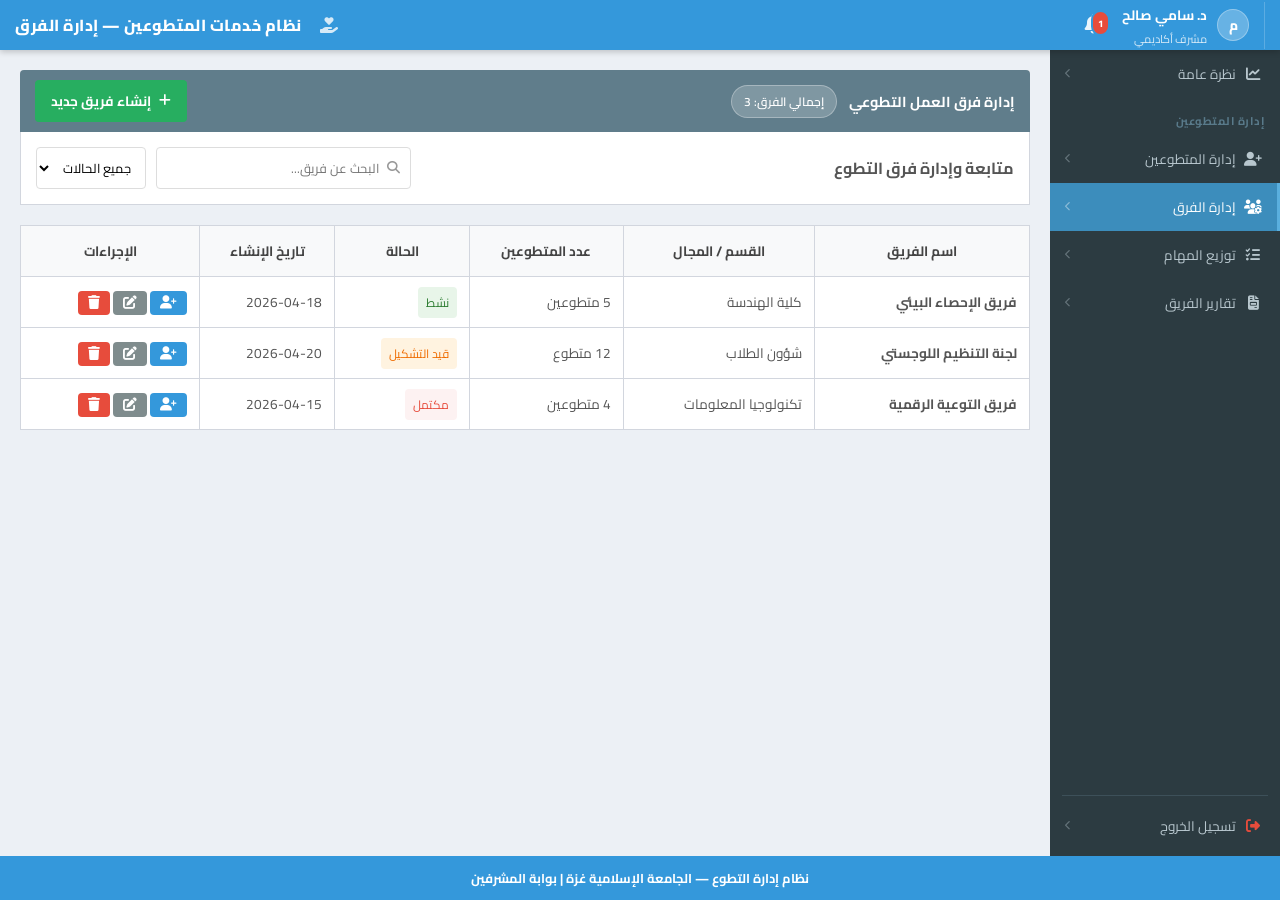
<file: supervisor-teams.html>
<!DOCTYPE html>
<html lang="ar" dir="rtl">
<head>
    <meta charset="UTF-8">
    <meta name="viewport" content="width=device-width, initial-scale=1.0">
    <title>إدارة الفرق التطوعية | IUG VolunGate</title>
    <link href="https://fonts.googleapis.com/css2?family=Cairo:wght@400;600;700;800&display=swap" rel="stylesheet">
    <link rel="stylesheet" href="https://cdnjs.cloudflare.com/ajax/libs/font-awesome/6.4.0/css/all.min.css">
    <link rel="stylesheet" href="assets/css/admin-style.css">
    <script src="assets/js/common.js" defer></script>
</head>
<body>
    <header class="top-navbar">
        <div class="navbar-user-actions">
            <div class="navbar-user-info">
                <div class="navbar-user-avatar">م</div>
                <div>
                    <div style="font-weight: 700; font-size: 0.85rem;">د. سامي صالح</div>
                    <div style="font-size: 0.7rem; opacity: 0.8;">مشرف أكاديمي</div>
                </div>
            </div>
            <div class="bell-container">
                <i class="fas fa-bell bell-icon"></i>
                <span class="bell-badge">1</span>
                <div class="notifications-dropdown">
                    <div class="notif-header">
                        <span>قائمة التنبيهات</span>
                        <span style="color: var(--blue); font-size: 0.7rem;">تحديد كقروء</span>
                    </div>
                    <div class="notif-item">
                        <div class="notif-icon" style="background: #fdf2f2; color: #e74c3c;"><i class="fas fa-clock"></i></div>
                        <div class="notif-content">
                            <span class="notif-title">تأخر في مهمة: فريق التوجيه</span>
                            <span class="notif-time">منذ 10 دقائق</span>
                        </div>
                    </div>
                </div>
            </div>
        </div>
        <div class="navbar-brand-title">
            <i class="fas fa-hand-holding-heart" style="margin-left: 8px; opacity: 0.8;"></i>
            نظام خدمات المتطوعين — إدارة الفرق
        </div>
    </header>

    <aside class="sidebar">
        <a href="supervisor-dashboard.html" class="nav-item">
            <span style="display:flex; align-items:center; gap:8px;">
                <i class="nav-icon fas fa-chart-line"></i>
                <span>نظرة عامة</span>
            </span>
            <i class="nav-arrow fas fa-chevron-left"></i>
        </a>
        <div class="sidebar-section-label">إدارة المتطوعين</div>
        <a href="supervisor-volunteers.html" class="nav-item">
            <span style="display:flex; align-items:center; gap:8px;">
                <i class="nav-icon fas fa-user-plus"></i>
                <span>إدارة المتطوعين</span>
            </span>
            <i class="nav-arrow fas fa-chevron-left"></i>
        </a>
        <a href="supervisor-teams.html" class="nav-item active">
            <span style="display:flex; align-items:center; gap:8px;">
                <i class="nav-icon fas fa-users-cog"></i>
                <span>إدارة الفرق</span>
            </span>
            <i class="nav-arrow fas fa-chevron-left"></i>
        </a>
        <a href="supervisor-tasks.html" class="nav-item">
            <span style="display:flex; align-items:center; gap:8px;">
                <i class="nav-icon fas fa-tasks"></i>
                <span>توزيع المهام</span>
            </span>
            <i class="nav-arrow fas fa-chevron-left"></i>
        </a>
        <a href="supervisor-reports.html" class="nav-item">
            <span style="display:flex; align-items:center; gap:8px;">
                <i class="nav-icon fas fa-file-invoice"></i>
                <span>تقارير الفريق</span>
            </span>
            <i class="nav-arrow fas fa-chevron-left"></i>
        </a>
        <div class="nav-spacer"></div>
        <div class="nav-divider"></div>
        <a href="index.html" class="nav-item">
            <span style="display:flex; align-items:center; gap:8px; color: #b8c7ce;">
                <i class="nav-icon fas fa-sign-out-alt" style="color: #e74c3c;"></i>
                <span>تسجيل الخروج</span>
            </span>
            <i class="nav-arrow fas fa-chevron-left"></i>
        </a>
    </aside>

    <div class="content-wrapper">
        <div class="section-header-bar">
            <div style="display: flex; align-items: center; gap: 12px;">
                <span>إدارة فرق العمل التطوعي</span>
                <span style="background: rgba(255,255,255,0.2); padding: 4px 12px; border-radius: 20px; font-size: 0.75rem; font-weight: 600; border: 1px solid rgba(255,255,255,0.3);">
                    إجمالي الفرق: <span id="teamsCountLabel">3</span>
                </span>
            </div>
            <div style="display:flex; gap:10px;">
                <button class="btn-portal btn-portal-green" onclick="toggleModal('addTeamModal', true)">
                    <i class="fas fa-plus"></i> إنشاء فريق جديد
                </button>
            </div>
        </div>

        <div class="action-bar">
            <div style="font-weight: 700; color: #555;">متابعة وإدارة فرق التطوع</div>
            <div style="flex: 1;"></div>
            <div style="display: flex; gap: 10px;">
                <div style="display: flex; align-items: center; border: 1px solid #ddd; padding: 0 10px; border-radius: 4px; background: #fff;">
                    <i class="fas fa-search" style="color: #999; font-size: 0.8rem;"></i>
                    <input type="text" id="teamSearchInput" placeholder="البحث عن فريق..." style="border: none; background: transparent; padding: 8px; font-size: 0.8rem; outline: none; width: 220px;">
                </div>
                <select id="teamStatusFilter" style="padding: 7px 10px; border: 1px solid #ddd; border-radius: 4px; font-size: 0.8rem; outline: none; background: #fff;">
                    <option value="">جميع الحالات</option>
                    <option value="نشط">نشط</option>
                    <option value="مكتمل">مكتمل</option>
                </select>
            </div>
        </div>

        <table class="portal-table">
            <thead>
                <tr>
                    <th>اسم الفريق</th>
                    <th>القسم / المجال</th>
                    <th>عدد المتطوعين</th>
                    <th>الحالة</th>
                    <th>تاريخ الإنشاء</th>
                    <th>الإجراءات</th>
                </tr>
            </thead>
            <tbody id="teamsTableBody">
                <tr data-members="">
                    <td class="team-name" style="font-weight: 700;">فريق الإحصاء البيئي</td>
                    <td class="team-dept">كلية الهندسة</td>
                    <td class="team-voters">5 متطوعين</td>
                    <td class="team-status-col"><span class="status-badge" style="background: #e8f5e9; color: #2e7d32; padding: 4px 8px; border-radius: 4px; font-size: 0.75rem;">نشط</span></td>
                    <td class="team-date">2026-04-18</td>
                    <td>
                        <button class="btn-portal btn-portal-blue" onclick="openAssignModal(this)" style="padding: 5px 10px;" title="إضافة متطوعين"><i class="fas fa-user-plus"></i></button>
                        <button class="btn-portal btn-portal-grey btn-edit-team" style="padding: 5px 10px;" title="تعديل"><i class="fas fa-edit"></i></button>
                        <button class="btn-portal btn-portal-red btn-delete-team" style="padding: 5px 10px;" title="حذف"><i class="fas fa-trash"></i></button>
                    </td>
                </tr>
                <tr data-members="">
                    <td class="team-name" style="font-weight: 700;">لجنة التنظيم اللوجستي</td>
                    <td class="team-dept">شؤون الطلاب</td>
                    <td class="team-voters">12 متطوع</td>
                    <td class="team-status-col"><span class="status-badge" style="background: #fff3e0; color: #ef6c00; padding: 4px 8px; border-radius: 4px; font-size: 0.75rem;">قيد التشكيل</span></td>
                    <td class="team-date">2026-04-20</td>
                    <td>
                        <button class="btn-portal btn-portal-blue" onclick="openAssignModal(this)" style="padding: 5px 10px;" title="إضافة متطوعين"><i class="fas fa-user-plus"></i></button>
                        <button class="btn-portal btn-portal-grey btn-edit-team" style="padding: 5px 10px;" title="تعديل"><i class="fas fa-edit"></i></button>
                        <button class="btn-portal btn-portal-red btn-delete-team" style="padding: 5px 10px;" title="حذف"><i class="fas fa-trash"></i></button>
                    </td>
                </tr>
                <tr data-members="">
                    <td class="team-name" style="font-weight: 700;">فريق التوعية الرقمية</td>
                    <td class="team-dept">تكنولوجيا المعلومات</td>
                    <td class="team-voters">4 متطوعين</td>
                    <td class="team-status-col"><span class="status-badge" style="background: #fdf2f2; color: #e74c3c; padding: 4px 8px; border-radius: 4px; font-size: 0.75rem;">مكتمل</span></td>
                    <td class="team-date">2026-04-15</td>
                    <td>
                        <button class="btn-portal btn-portal-blue" onclick="openAssignModal(this)" style="padding: 5px 10px;" title="إضافة متطوعين"><i class="fas fa-user-plus"></i></button>
                        <button class="btn-portal btn-portal-grey btn-edit-team" style="padding: 5px 10px;" title="تعديل"><i class="fas fa-edit"></i></button>
                        <button class="btn-portal btn-portal-red btn-delete-team" style="padding: 5px 10px;" title="حذف"><i class="fas fa-trash"></i></button>
                    </td>
                </tr>
            </tbody>
        </table>

        <!-- Modal for Adding Team -->
        <div class="modal-overlay" id="addTeamModal">
            <div class="modal-content">
                <div class="modal-header">
                    <span>إنشاء فريق تطوعي جديد</span>
                    <i class="fas fa-times" style="cursor:pointer;" onclick="toggleModal('addTeamModal', false)"></i>
                </div>
                <div class="modal-body">
                    <form id="addTeamForm">
                        <div class="form-group">
                            <label>اسم الفريق</label>
                            <input type="text" id="addTeamName" class="form-control" placeholder="مثلاً: فريق الإرشاد الجامعي" required>
                        </div>
                        <div class="form-group">
                            <label>القسم / الجهة المستفيدة</label>
                            <input type="text" id="addTeamDept" class="form-control" placeholder="مثلاً: عمادة القبول والتسجيل، العلاقات العامة...">
                        </div>
                        <div class="form-group">
                            <label>وصف المهام العامة</label>
                            <textarea id="addTeamDesc" class="form-control" rows="3" placeholder="اكتب وصفاً موجزاً لمهام الفريق..."></textarea>
                        </div>
                        <div style="display:flex; justify-content: flex-end; gap: 10px; margin-top: 20px;">
                            <button type="button" class="btn-portal btn-portal-grey" onclick="toggleModal('addTeamModal', false)">إلغاء</button>
                            <button type="submit" class="btn-portal btn-portal-green">حفظ وإنشاء</button>
                        </div>
                    </form>
                </div>
            </div>
        </div>

        <!-- Modal for Editing Team -->
        <div class="modal-overlay" id="editTeamModal">
            <div class="modal-content">
                <div class="modal-header">
                    <span>تعديل بيانات الفريق</span>
                    <i class="fas fa-times" style="cursor:pointer;" onclick="toggleModal('editTeamModal', false)"></i>
                </div>
                <div class="modal-body">
                    <form id="editTeamForm">
                        <input type="hidden" id="editTeamId">
                        <div class="form-group">
                            <label>اسم الفريق</label>
                            <input type="text" id="editTeamName" class="form-control" required>
                        </div>
                        <div class="form-group">
                            <label>القسم / المجال</label>
                            <input type="text" id="editTeamDept" class="form-control">
                        </div>
                        <div class="form-group">
                            <label>حالة الفريق</label>
                            <select id="editTeamStatus" class="form-control">
                                <option value="نشط">نشط</option>
                                <option value="قيد التوزيع">قيد التوزيع</option>
                                <option value="مكتمل">مكتمل</option>
                            </select>
                        </div>
                        <div style="display:flex; justify-content: flex-end; gap: 10px; margin-top: 20px;">
                            <button type="button" class="btn-portal btn-portal-grey" onclick="toggleModal('editTeamModal', false)">إلغاء</button>
                            <button type="submit" class="btn-portal btn-portal-blue">تحديث البيانات</button>
                        </div>
                    </form>
                </div>
            </div>
        </div>

        <!-- Modal for Assigning Volunteers -->
        <div class="modal-overlay" id="assignVotersModal">
            <div class="modal-content">
                <div class="modal-header">
                    <span>إضافة متطوعين للفريق</span>
                    <i class="fas fa-times" style="cursor:pointer;" onclick="toggleModal('assignVotersModal', false)"></i>
                </div>
                <div class="modal-body">
                    <div style="margin-bottom: 15px; font-weight: 700; font-size: 0.9rem;">
                        الفريق: <span id="assignTargetTeam" style="color: var(--blue);"></span>
                    </div>
                    <div class="form-group">
                        <label>ابحث عن متطوعين</label>
                        <input type="text" id="modalVoterSearch" class="form-control" placeholder="اسم الطالب أو الرقم الجامعي...">
                    </div>
                    <div id="modalVoterList" style="max-height: 200px; overflow-y: auto; border: 1px solid #eee; border-radius: 4px; margin-bottom: 20px;">
                        <div class="modal-voter-item" data-sid="120210456" style="padding: 10px; border-bottom: 1px solid #f9f9f9; display:flex; justify-content: space-between; align-items:center;">
                            <span class="v-info" style="font-size: 0.85rem;">أحمد سليم الخالدي (120210456) — هندسة البرمجيات</span>
                            <button class="btn-portal btn-portal-blue btn-add-to-team" style="padding: 2px 8px; font-size: 0.7rem;">إضافة</button>
                        </div>
                        <div class="modal-voter-item" data-sid="120220892" style="padding: 10px; border-bottom: 1px solid #f9f9f9; display:flex; justify-content: space-between; align-items:center;">
                            <span class="v-info" style="font-size: 0.85rem;">سارة يوسف النجار (120220892) — التمريض</span>
                            <button class="btn-portal btn-portal-blue btn-add-to-team" style="padding: 2px 8px; font-size: 0.7rem;">إضافة</button>
                        </div>
                        <div class="modal-voter-item" data-sid="120200123" style="padding: 10px; border-bottom: 1px solid #f9f9f9; display:flex; justify-content: space-between; align-items:center;">
                            <span class="v-info" style="font-size: 0.85rem;">ياسين محمد عودة (120200123) — تكنولوجيا المعلومات</span>
                            <button class="btn-portal btn-portal-blue btn-add-to-team" style="padding: 2px 8px; font-size: 0.7rem;">إضافة</button>
                        </div>
                        <div class="modal-voter-item" data-sid="120210088" style="padding: 10px; border-bottom: 1px solid #f9f9f9; display:flex; justify-content: space-between; align-items:center;">
                            <span class="v-info" style="font-size: 0.85rem;">عمر خالد الريس (120210088) — الهندسة المعمارية</span>
                            <button class="btn-portal btn-portal-blue btn-add-to-team" style="padding: 2px 8px; font-size: 0.7rem;">إضافة</button>
                        </div>
                    </div>
                    <div style="display:flex; justify-content: flex-end;">
                        <button class="btn-portal btn-portal-grey" onclick="toggleModal('assignVotersModal', false)">إغلاق</button>
                    </div>
                </div>
            </div>
        </div>

    </div>

    <footer class="footer-banner">
        نظام إدارة التطوع — الجامعة الإسلامية غزة | بوابة المشرفين
    </footer>

    <script>
        // Modal Controls
        function toggleModal(id, show) {
            document.getElementById(id).style.display = show ? 'flex' : 'none';
        }

        // Global row reference for editing/assigning
        let currentRow = null;

        function openAssignModal(btn) {
            currentRow = btn.closest('tr');
            const teamName = currentRow.querySelector('.team-name').innerText;
            document.getElementById('assignTargetTeam').innerText = teamName;
            
            // Get current members
            const members = currentRow.getAttribute('data-members').split(',').filter(id => id !== "");
            
            // Reset modal internal state
            document.getElementById('modalVoterSearch').value = "";
            const items = document.querySelectorAll('.modal-voter-item');
            items.forEach(item => {
                item.style.display = "";
                const sid = item.getAttribute('data-sid');
                const btn = item.querySelector('.btn-add-to-team');
                
                if (members.includes(sid)) {
                    btn.innerText = "حذف";
                    btn.className = "btn-portal btn-portal-red btn-add-to-team";
                } else {
                    btn.innerText = "إضافة";
                    btn.className = "btn-portal btn-portal-blue btn-add-to-team";
                }
                btn.disabled = false;
                btn.style.opacity = "1";
            });

            toggleModal('assignVotersModal', true);
        }

        // Modal Volunteer Search Logic
        document.getElementById('modalVoterSearch').addEventListener('input', function() {
            const query = this.value.toLowerCase();
            const items = document.querySelectorAll('.modal-voter-item');
            items.forEach(item => {
                const info = item.querySelector('.v-info').innerText.toLowerCase();
                item.style.display = info.includes(query) ? 'flex' : 'none';
            });
        });

        // Modal "Add/Remove" Toggle Logic
        document.getElementById('modalVoterList').addEventListener('click', function(e) {
            const btn = e.target.closest('.btn-add-to-team');
            if (!btn || !currentRow) return;

            const item = btn.closest('.modal-voter-item');
            const sid = item.getAttribute('data-sid');
            let members = currentRow.getAttribute('data-members').split(',').filter(id => id !== "");
            const votersCell = currentRow.querySelector('.team-voters');
            let currentCount = parseInt(votersCell.innerText) || 0;

            if (members.includes(sid)) {
                // Remove Member
                members = members.filter(id => id !== sid);
                votersCell.innerText = Math.max(0, currentCount - 1) + " متطوعين";
                btn.innerText = "إضافة";
                btn.className = "btn-portal btn-portal-blue btn-add-to-team";
            } else {
                // Add Member
                members.push(sid);
                votersCell.innerText = (currentCount + 1) + " متطوعين";
                btn.innerText = "حذف";
                btn.className = "btn-portal btn-portal-red btn-add-to-team";
            }

            // Save back to row
            currentRow.setAttribute('data-members', members.join(','));
        });

        // Add Team Logic
        document.getElementById('addTeamForm').addEventListener('submit', function(e) {
            e.preventDefault();
            const name = document.getElementById('addTeamName').value;
            const dept = document.getElementById('addTeamDept').value;
            const date = new Date().toISOString().split('T')[0];

            const newRow = createTeamRow(name, dept, '0 متطوعين', 'نشط', date);
            document.getElementById('teamsTableBody').prepend(newRow);
            
            updateTeamsCount(1);
            this.reset();
            toggleModal('addTeamModal', false);
            showPortalAlert({
                title: 'تم إنشاء الفريق',
                message: `تمت إضافة فريق <strong>${name}</strong> بنجاح إلى قائمة الفرق التطوعية.`,
                type: 'success'
            });
        });

        // Edit/Delete Delegation
        document.getElementById('teamsTableBody').addEventListener('click', function(e) {
            const row = e.target.closest('tr');
            if (!row) return;

            // Delete Action
            if (e.target.closest('.btn-delete-team')) {
                const teamName = row.querySelector('.team-name')?.innerText || 'هذا الفريق';
                showPortalAlert({
                    title: 'حذف الفريق',
                    message: `هل أنت متأكد من رغبتك في حذف فريق <strong>${teamName}</strong> نهائياً؟ سيتم حذف جميع بياناته ولا يمكن التراجع.`,
                    type: 'danger',
                    confirmText: 'نعم، احذف',
                    cancelText: 'تراجع',
                    onConfirm: () => {
                        row.remove();
                        updateTeamsCount(-1);
                        showPortalAlert({
                            title: 'تم الحذف',
                            message: `تم حذف فريق <strong>${teamName}</strong> بنجاح من سجلات النظام.`,
                            type: 'success'
                        });
                    }
                });
            }

            // Edit Action
            if (e.target.closest('.btn-edit-team')) {
                currentRow = row;
                const name = row.querySelector('.team-name').innerText;
                const dept = row.querySelector('.team-dept').innerText;
                const status = row.querySelector('.status-badge').innerText;

                document.getElementById('editTeamName').value = name;
                document.getElementById('editTeamDept').value = dept;
                document.getElementById('editTeamStatus').value = status;
                
                toggleModal('editTeamModal', true);
            }
        });

        // Update Team Logic
        document.getElementById('editTeamForm').addEventListener('submit', function(e) {
            e.preventDefault();
            if (!currentRow) return;

            const name = document.getElementById('editTeamName').value;
            const dept = document.getElementById('editTeamDept').value;
            const status = document.getElementById('editTeamStatus').value;

            currentRow.querySelector('.team-name').innerText = name;
            currentRow.querySelector('.team-dept').innerText = dept;
            
            const statusBadge = currentRow.querySelector('.status-badge');
            statusBadge.innerText = status;
            
            // Update badge style based on status
            if (status === 'نشط') {
                statusBadge.style.background = '#e8f5e9';
                statusBadge.style.color = '#2e7d32';
            } else if (status === 'قيد التوزيع') {
                statusBadge.style.background = '#e3f2fd';
                statusBadge.style.color = 'var(--blue)';
            } else {
                statusBadge.style.background = '#f5f5f5';
                statusBadge.style.color = '#666';
            }

            toggleModal('editTeamModal', false);
            currentRow = null;
            showPortalAlert({
                title: 'تم التعديل بنجاح',
                message: 'تم تحديث بيانات الفريق وحفظها بنجاح في السجل.',
                type: 'success'
            });
        });

        // Search & Filter Logic
        function filterTeams() {
            const query = document.getElementById('teamSearchInput').value.toLowerCase();
            const statusFilter = document.getElementById('teamStatusFilter').value;
            const rows = document.querySelectorAll('#teamsTableBody tr');

            rows.forEach(row => {
                const nameText = row.querySelector('.team-name').innerText.toLowerCase();
                const deptText = row.querySelector('.team-dept').innerText.toLowerCase();
                const status = row.querySelector('.status-badge').innerText;
                
                const matchesSearch = nameText.includes(query) || deptText.includes(query);
                const matchesStatus = statusFilter === "" || status === statusFilter;

                row.style.display = (matchesSearch && matchesStatus) ? '' : 'none';
            });
            updateTeamsCountActive();
        }

        function updateTeamsCountActive() {
            const label = document.getElementById('teamsCountLabel');
            const total = document.querySelectorAll('#teamsTableBody tr').length;
            const visible = document.querySelectorAll('#teamsTableBody tr:not([style*="display: none"])').length;
            label.innerText = visible;
        }

        document.getElementById('teamSearchInput').addEventListener('input', filterTeams);
        document.getElementById('teamStatusFilter').addEventListener('change', filterTeams);

        // Helper Functions
        function createTeamRow(name, dept, voters, status, date) {
            const tr = document.createElement('tr');
            tr.setAttribute('data-members', "");
            tr.innerHTML = `
                <td class="team-name" style="font-weight: 700;">${name}</td>
                <td class="team-dept">${dept}</td>
                <td class="team-voters">${voters}</td>
                <td class="team-status-col"><span class="status-badge" style="background: #e8f5e9; color: #2e7d32; padding: 4px 8px; border-radius: 4px; font-size: 0.75rem;">${status}</span></td>
                <td class="team-date">${date}</td>
                <td>
                    <button class="btn-portal btn-portal-blue" onclick="openAssignModal(this)" style="padding: 5px 10px;" title="إضافة متطوعين"><i class="fas fa-user-plus"></i></button>
                    <button class="btn-portal btn-portal-grey btn-edit-team" style="padding: 5px 10px;" title="تعديل"><i class="fas fa-edit"></i></button>
                    <button class="btn-portal btn-portal-red btn-delete-team" style="padding: 5px 10px;" title="حذف"><i class="fas fa-trash"></i></button>
                </td>
            `;
            return tr;
        }

        function updateTeamsCount(delta) {
            const label = document.getElementById('teamsCountLabel');
            let count = parseInt(label.innerText);
            label.innerText = count + delta;
        }
    </script>
</body>
</html>
</file>
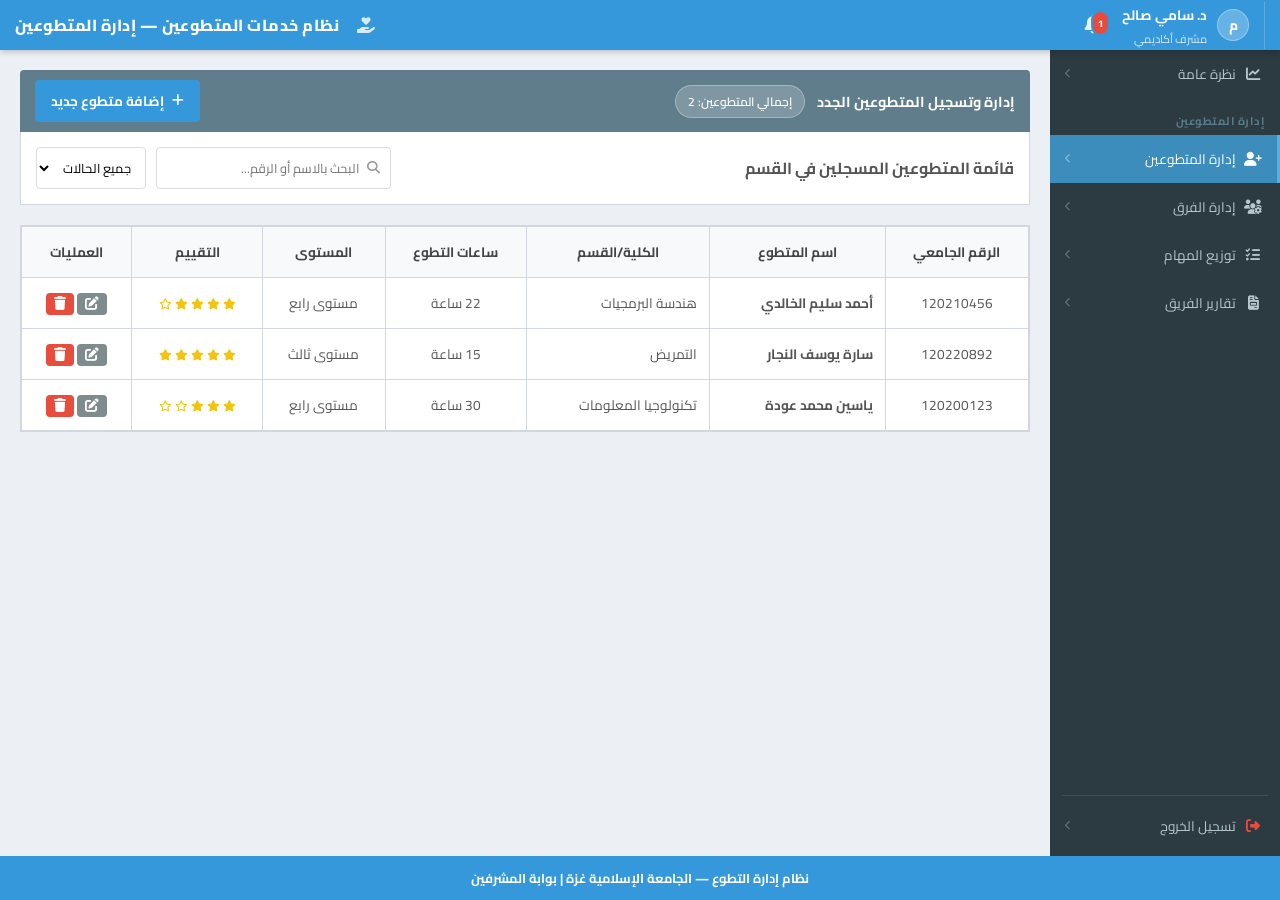
<file: supervisor-volunteers.html>
<!DOCTYPE html>
<html lang="ar" dir="rtl">
<head>
    <meta charset="UTF-8">
    <meta name="viewport" content="width=device-width, initial-scale=1.0">
    <title>إدارة المتطوعين | IUG VolunGate</title>
    <link href="https://fonts.googleapis.com/css2?family=Cairo:wght@400;600;700;800&display=swap" rel="stylesheet">
    <link rel="stylesheet" href="https://cdnjs.cloudflare.com/ajax/libs/font-awesome/6.4.0/css/all.min.css">
    <link rel="stylesheet" href="assets/css/admin-style.css">
    <script src="assets/js/common.js" defer></script>
</head>
<body>
    <header class="top-navbar">
        <div class="navbar-user-actions">
            <div class="navbar-user-info">
                <div class="navbar-user-avatar">م</div>
                <div>
                    <div style="font-weight: 700; font-size: 0.85rem;">د. سامي صالح</div>
                    <div style="font-size: 0.7rem; opacity: 0.8;">مشرف أكاديمي</div>
                </div>
            </div>
            <div class="bell-container">
                <i class="fas fa-bell bell-icon"></i>
                <span class="bell-badge">1</span>
                <div class="notifications-dropdown">
                    <div class="notif-header">
                        <span>قائمة التنبيهات</span>
                        <span style="color: var(--blue); font-size: 0.7rem;">تحديد كقروء</span>
                    </div>
                    <div class="notif-item">
                        <div class="notif-icon" style="background: #fdf2f2; color: #e74c3c;"><i class="fas fa-clock"></i></div>
                        <div class="notif-content">
                            <span class="notif-title">تأخر في مهمة: فريق التوجيه</span>
                            <span class="notif-time">منذ 10 دقائق</span>
                        </div>
                    </div>
                </div>
            </div>
        </div>
        <div class="navbar-brand-title">
            <i class="fas fa-hand-holding-heart" style="margin-left: 8px; opacity: 0.8;"></i>
            نظام خدمات المتطوعين — إدارة المتطوعين
        </div>
    </header>

    <aside class="sidebar">
        <a href="supervisor-dashboard.html" class="nav-item">
            <span style="display:flex; align-items:center; gap:8px;">
                <i class="nav-icon fas fa-chart-line"></i>
                <span>نظرة عامة</span>
            </span>
            <i class="nav-arrow fas fa-chevron-left"></i>
        </a>
        <div class="sidebar-section-label">إدارة المتطوعين</div>
        <a href="supervisor-volunteers.html" class="nav-item active">
            <span style="display:flex; align-items:center; gap:8px;">
                <i class="nav-icon fas fa-user-plus"></i>
                <span>إدارة المتطوعين</span>
            </span>
            <i class="nav-arrow fas fa-chevron-left"></i>
        </a>
        <a href="supervisor-teams.html" class="nav-item">
            <span style="display:flex; align-items:center; gap:8px;">
                <i class="nav-icon fas fa-users-cog"></i>
                <span>إدارة الفرق</span>
            </span>
            <i class="nav-arrow fas fa-chevron-left"></i>
        </a>
        <a href="supervisor-tasks.html" class="nav-item">
            <span style="display:flex; align-items:center; gap:8px;">
                <i class="nav-icon fas fa-tasks"></i>
                <span>توزيع المهام</span>
            </span>
            <i class="nav-arrow fas fa-chevron-left"></i>
        </a>
        <a href="supervisor-reports.html" class="nav-item">
            <span style="display:flex; align-items:center; gap:8px;">
                <i class="nav-icon fas fa-file-invoice"></i>
                <span>تقارير الفريق</span>
            </span>
            <i class="nav-arrow fas fa-chevron-left"></i>
        </a>
        <div class="nav-spacer"></div>
        <div class="nav-divider"></div>
        <a href="index.html" class="nav-item">
            <span style="display:flex; align-items:center; gap:8px; color: #b8c7ce;">
                <i class="nav-icon fas fa-sign-out-alt" style="color: #e74c3c;"></i>
                <span>تسجيل الخروج</span>
            </span>
            <i class="nav-arrow fas fa-chevron-left"></i>
        </a>
    </aside>

    <div class="content-wrapper">
        <div class="section-header-bar">
            <div style="display: flex; align-items: center; gap: 12px;">
                <span>إدارة وتسجيل المتطوعين الجدد</span>
                <span style="background: rgba(255,255,255,0.2); padding: 4px 12px; border-radius: 20px; font-size: 0.75rem; font-weight: 600; border: 1px solid rgba(255,255,255,0.3);">
                    إجمالي المتطوعين: <span id="vCountLabel">2</span>
                </span>
            </div>
            <button class="btn-portal btn-portal-blue" onclick="toggleModal('addVolunteerModal', true)">
                <i class="fas fa-plus"></i> إضافة متطوع جديد
            </button>
        </div>

        <div class="action-bar">
            <div style="font-weight: 700; color: #555;">قائمة المتطوعين المسجلين في القسم</div>
            <div style="flex: 1;"></div>
            <div style="display: flex; gap: 10px;">
                <div style="display: flex; align-items: center; border: 1px solid #ddd; padding: 0 10px; border-radius: 4px; background: #fff;">
                    <i class="fas fa-search" style="color: #999; font-size: 0.8rem;"></i>
                    <input type="text" id="vSearchInput" placeholder="البحث بالاسم أو الرقم..." style="border: none; background: transparent; padding: 8px; font-size: 0.8rem; outline: none; width: 200px;">
                </div>
                <select id="vStatusFilter" style="padding: 7px 10px; border: 1px solid #ddd; border-radius: 4px; font-size: 0.8rem; outline: none; background: #fff;">
                    <option value="">جميع الحالات</option>
                    <option value="متاح">متاح</option>
                    <option value="في مهمة">في مهمة</option>
                </select>
            </div>
        </div>

        <div style="background: white; border: 1px solid var(--border-color);">
            <table class="portal-table">
                <thead>
                    <tr>
                        <th>الرقم الجامعي</th>
                        <th>اسم المتطوع</th>
                        <th>الكلية/القسم</th>
                        <th>ساعات التطوع</th>
                        <th>المستوى</th>
                        <th>التقييم</th>
                        <th>العمليات</th>
                    </tr>
                </thead>
                <tbody id="volunteersTableBody">
                    <tr class="volunteer-row" data-status="نشط">
                        <td class="v-id" style="text-align: center;">120210456</td>
                        <td class="v-name" style="font-weight: 700;">أحمد سليم الخالدي</td>
                        <td class="v-dept">هندسة البرمجيات</td>
                        <td style="text-align: center;">22 ساعة</td>
                        <td style="text-align: center;">مستوى رابع</td>
                        <td style="text-align: center;">
                            <i class="fas fa-star" style="color: #f1c40f; font-size: 0.7rem;"></i>
                            <i class="fas fa-star" style="color: #f1c40f; font-size: 0.7rem;"></i>
                            <i class="fas fa-star" style="color: #f1c40f; font-size: 0.7rem;"></i>
                            <i class="fas fa-star" style="color: #f1c40f; font-size: 0.7rem;"></i>
                            <i class="far fa-star" style="color: #f1c40f; font-size: 0.7rem;"></i>
                        </td>
                        <td style="text-align: center;">
                            <button class="btn-portal btn-portal-grey btn-edit" style="padding: 4px 8px;" title="تعديل"><i class="fas fa-edit"></i></button>
                            <button class="btn-portal btn-portal-red btn-delete" style="padding: 4px 8px;" title="حذف"><i class="fas fa-trash"></i></button>
                        </td>
                    </tr>
                    <tr class="volunteer-row" data-status="نشط">
                        <td class="v-id" style="text-align: center;">120220892</td>
                        <td class="v-name" style="font-weight: 700;">سارة يوسف النجار</td>
                        <td class="v-dept">التمريض</td>
                        <td style="text-align: center;">15 ساعة</td>
                        <td style="text-align: center;">مستوى ثالث</td>
                        <td style="text-align: center;">
                            <i class="fas fa-star" style="color: #f1c40f; font-size: 0.7rem;"></i>
                            <i class="fas fa-star" style="color: #f1c40f; font-size: 0.7rem;"></i>
                            <i class="fas fa-star" style="color: #f1c40f; font-size: 0.7rem;"></i>
                            <i class="fas fa-star" style="color: #f1c40f; font-size: 0.7rem;"></i>
                            <i class="fas fa-star" style="color: #f1c40f; font-size: 0.7rem;"></i>
                        </td>
                        <td style="text-align: center;">
                            <button class="btn-portal btn-portal-grey btn-edit" style="padding: 4px 8px;" title="تعديل"><i class="fas fa-edit"></i></button>
                            <button class="btn-portal btn-portal-red btn-delete" style="padding: 4px 8px;" title="حذف"><i class="fas fa-trash"></i></button>
                        </td>
                    </tr>
                    <tr class="volunteer-row" data-status="نشط">
                        <td class="v-id" style="text-align: center;">120200123</td>
                        <td class="v-name" style="font-weight: 700;">ياسين محمد عودة</td>
                        <td class="v-dept">تكنولوجيا المعلومات</td>
                        <td style="text-align: center;">30 ساعة</td>
                        <td style="text-align: center;">مستوى رابع</td>
                        <td style="text-align: center;">
                            <i class="fas fa-star" style="color: #f1c40f; font-size: 0.7rem;"></i>
                            <i class="fas fa-star" style="color: #f1c40f; font-size: 0.7rem;"></i>
                            <i class="fas fa-star" style="color: #f1c40f; font-size: 0.7rem;"></i>
                            <i class="far fa-star" style="color: #f1c40f; font-size: 0.7rem;"></i>
                            <i class="far fa-star" style="color: #f1c40f; font-size: 0.7rem;"></i>
                        </td>
                        <td style="text-align: center;">
                            <button class="btn-portal btn-portal-grey btn-edit" style="padding: 4px 8px;" title="تعديل"><i class="fas fa-edit"></i></button>
                            <button class="btn-portal btn-portal-red btn-delete" style="padding: 4px 8px;" title="حذف"><i class="fas fa-trash"></i></button>
                        </td>
                    </tr>
                </tbody>
            </table>
        </div>
    </div>

    <!-- Modal for Adding Volunteer -->
    <div class="modal-overlay" id="addVolunteerModal">
        <div class="modal-content" style="width: 550px;">
            <div class="modal-header">
                <span id="volunteerModalTitle">تسجيل متطوع جديد في النظام</span>
                <i class="fas fa-times" style="cursor:pointer;" onclick="toggleModal('addVolunteerModal', false)"></i>
            </div>
            <div class="modal-body">
                <form id="addVolunteerForm">
                    <input type="hidden" id="editVolunteerIndex" value="">
                    <div class="form-group">
                        <label>الاسم الكامل</label>
                        <input type="text" id="vName" class="form-control" placeholder="أدخل الاسم الرباعي للطالب" required>
                    </div>
                    <div style="display: grid; grid-template-columns: 1fr 1fr; gap: 15px;">
                        <div class="form-group">
                            <label>الرقم الجامعي</label>
                            <input type="text" id="vID" class="form-control" placeholder="120XXXXXX" required>
                        </div>
                        <div class="form-group">
                            <label>الكلية / القسم</label>
                            <select id="vDept" class="form-control">
                                <option>تكنولوجيا المعلومات</option>
                                <option>الهندسة</option>
                                <option>التمريض</option>
                                <option>الآداب</option>
                            </select>
                        </div>
                    </div>
                    <div class="form-group">
                        <label>البريد الإلكتروني الجامعي</label>
                        <input type="email" id="vEmail" class="form-control" placeholder="student@email.iugaza.edu">
                    </div>
                    <div style="display:flex; justify-content: flex-end; gap: 10px; margin-top: 20px;">
                        <button type="button" class="btn-portal btn-portal-grey" onclick="toggleModal('addVolunteerModal', false)">إلغاء</button>
                        <button type="submit" id="btnSubmitVolunteer" class="btn-portal btn-portal-blue">تسجيل المتطوع</button>
                    </div>
                </form>
            </div>
        </div>
    </div>

    <footer class="footer-banner">
        نظام إدارة التطوع — الجامعة الإسلامية غزة | بوابة المشرفين
    </footer>

    <script>
        let currentEditingRow = null;

        function toggleModal(id, show) {
            document.getElementById(id).style.display = show ? 'flex' : 'none';
        }

        function prepareAddModal() {
            document.getElementById('addVolunteerForm').reset();
            document.getElementById('editVolunteerIndex').value = "";
            document.getElementById('volunteerModalTitle').innerText = "تسجيل متطوع جديد في النظام";
            document.getElementById('btnSubmitVolunteer').innerText = "تسجيل المتطوع";
            toggleModal('addVolunteerModal', true);
        }

        function createVolunteerRow(id, name, dept, status, hours = "0 ساعة") {
            const tr = document.createElement('tr');
            tr.className = "volunteer-row";
            tr.setAttribute('data-status', status || 'نشط');

            tr.innerHTML = `
                <td class="v-id" style="text-align: center;">${id}</td>
                <td class="v-name" style="font-weight: 700;">${name}</td>
                <td class="v-dept">${dept}</td>
                <td style="text-align: center;">${hours}</td>
                <td style="text-align: center;">مستوى أول</td>
                <td style="text-align: center;">
                    <i class="far fa-star" style="color: #f1c40f; font-size: 0.7rem;"></i>
                    <i class="far fa-star" style="color: #f1c40f; font-size: 0.7rem;"></i>
                    <i class="far fa-star" style="color: #f1c40f; font-size: 0.7rem;"></i>
                    <i class="far fa-star" style="color: #f1c40f; font-size: 0.7rem;"></i>
                    <i class="far fa-star" style="color: #f1c40f; font-size: 0.7rem;"></i>
                </td>
                <td style="text-align: center;">
                    <button class="btn-portal btn-portal-grey btn-edit" style="padding: 4px 8px;" title="تعديل"><i class="fas fa-edit"></i></button>
                    <button class="btn-portal btn-portal-red btn-delete" style="padding: 4px 8px;" title="حذف"><i class="fas fa-trash"></i></button>
                </td>
            `;
            return tr;
        }

        // Add/Edit Volunteer Logic
        document.getElementById('addVolunteerForm').addEventListener('submit', function(e) {
            e.preventDefault();
            const name = document.getElementById('vName').value;
            const id = document.getElementById('vID').value;
            const dept = document.getElementById('vDept').value;
            const editIndex = document.getElementById('editVolunteerIndex').value;

            if (editIndex !== "") {
                // Edit Mode
                currentEditingRow.querySelector('.v-name').innerText = name;
                currentEditingRow.querySelector('.v-id').innerText = id;
                currentEditingRow.querySelector('.v-dept').innerText = dept;
            } else {
                // Add Mode
                const tbody = document.getElementById('volunteersTableBody');
                const newRow = createVolunteerRow(id, name, dept, "متاح");
                tbody.prepend(newRow);
            }
            
            const wasEditing = editIndex !== "";
            this.reset();
            toggleModal('addVolunteerModal', false);
            currentEditingRow = null;
            showPortalAlert({
                title: wasEditing ? 'تم التعديل بنجاح' : 'تم التسجيل بنجاح',
                message: wasEditing
                    ? 'تم حفظ بيانات المتطوع المحدثة بنجاح في السجل.'
                    : 'تمت إضافة المتطوع الجديد إلى قائمة فريقك بنجاح.',
                type: 'success'
            });
        });

        // Table Action Listeners (Event Delegation)
        document.getElementById('volunteersTableBody').addEventListener('click', function(e) {
            const row = e.target.closest('tr');
            if (!row) return;

            // Handle Delete
            if (e.target.closest('.btn-delete')) {
                const volunteerName = row.querySelector('.v-name')?.innerText || 'هذا المتطوع';
                showPortalAlert({
                    title: 'حذف المتطوع',
                    message: `هل أنت متأكد من رغبتك في حذف <strong>${volunteerName}</strong> نهائياً من قائمة المتطوعين؟ لا يمكن التراجع عن هذا الإجراء.`,
                    type: 'danger',
                    confirmText: 'نعم، احذف',
                    cancelText: 'تراجع',
                    onConfirm: () => {
                        row.remove();
                        updateVolunteersCountActive();
                        showPortalAlert({
                            title: 'تم الحذف',
                            message: `تم حذف المتطوع <strong>${volunteerName}</strong> من قائمة الفريق بنجاح.`,
                            type: 'success'
                        });
                    }
                });
            }

            // Handle Edit
            if (e.target.closest('.btn-edit')) {
                currentEditingRow = row;
                const id = row.querySelector('.v-id').innerText;
                const name = row.querySelector('.v-name').innerText;
                const dept = row.querySelector('.v-dept').innerText;

                document.getElementById('vName').value = name;
                document.getElementById('vID').value = id;
                document.getElementById('vDept').value = dept;
                document.getElementById('editVolunteerIndex').value = "editing";

                document.getElementById('volunteerModalTitle').innerText = "تعديل بيانات المتطوع";
                document.getElementById('btnSubmitVolunteer').innerText = "حفظ التعديلات";
                toggleModal('addVolunteerModal', true);
            }
        });

        // Unified Filtering Logic
        function applyVolunteerFilters() {
            const query = document.getElementById('vSearchInput').value.toLowerCase();
            const status = document.getElementById('vStatusFilter').value;
            const rows = document.querySelectorAll('.volunteer-row');

            rows.forEach(row => {
                const nameText = row.querySelector('.v-name').innerText.toLowerCase();
                const idText = row.querySelector('.v-id').innerText.toLowerCase();
                const vStatus = row.getAttribute('data-status');

                const matchesSearch = nameText.includes(query) || idText.includes(query);
                const matchesStatus = status === "" || vStatus === status;

                row.style.display = (matchesSearch && matchesStatus) ? "" : "none";
            });
            updateVolunteersCountActive();
        }

        function updateVolunteersCountActive() {
            const label = document.getElementById('vCountLabel');
            const visible = document.querySelectorAll('#volunteersTableBody tr:not([style*="display: none"])').length;
            label.innerText = visible;
        }

        // Event Listeners
        document.getElementById('vSearchInput').addEventListener('input', applyVolunteerFilters);
        document.getElementById('vStatusFilter').addEventListener('change', applyVolunteerFilters);
    </script>
</body>
</html>
</file>
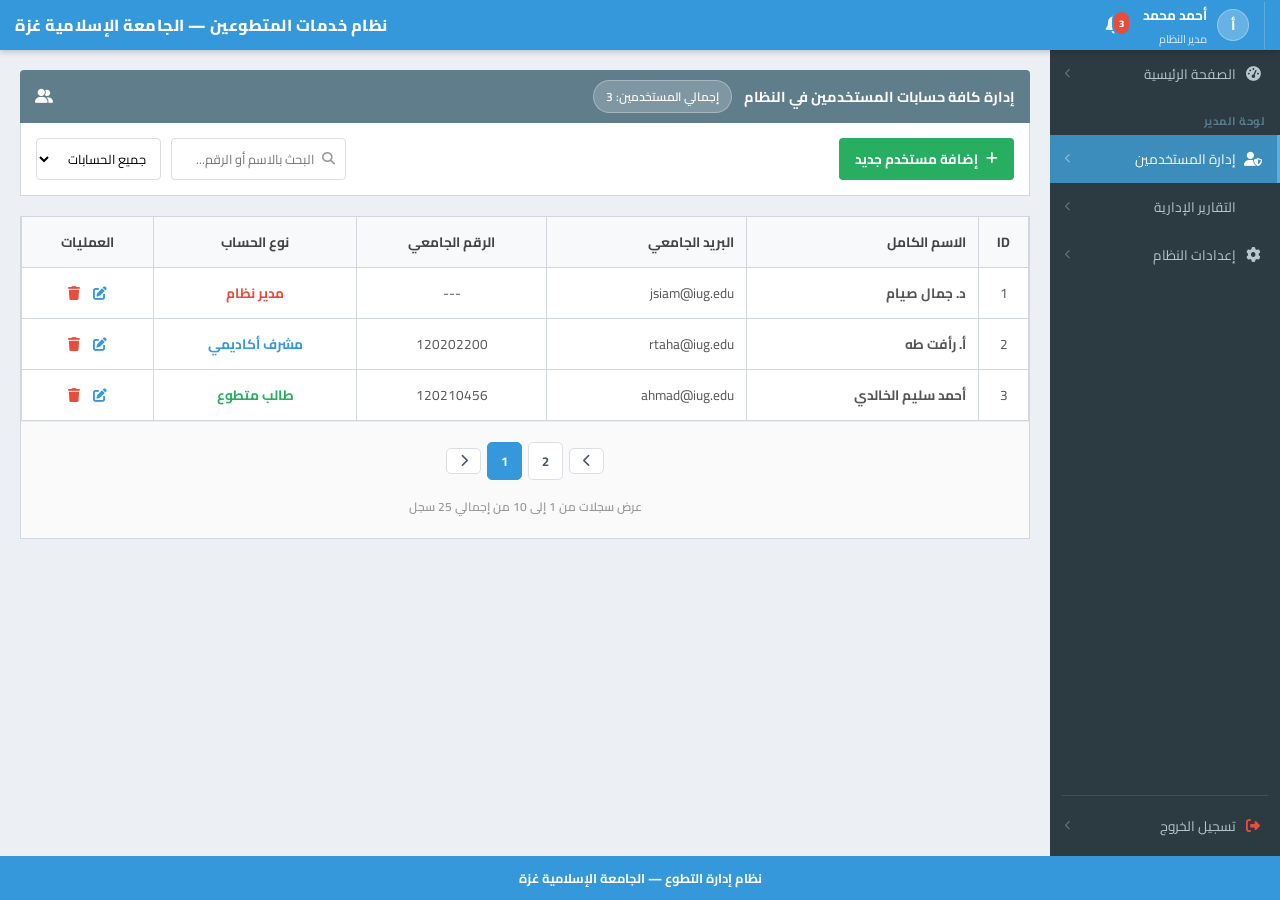
<file: users.html>
<!DOCTYPE html>
<html lang="ar" dir="rtl">

<head>
    <meta charset="UTF-8">
    <meta name="viewport" content="width=device-width, initial-scale=1.0">
    <title>IUG VolunGate | إدارة المستخدمين</title>
    <link href="https://fonts.googleapis.com/css2?family=Cairo:wght@400;600;700;800&display=swap" rel="stylesheet">
    <link rel="stylesheet" href="https://cdnjs.cloudflare.com/ajax/libs/font-awesome/6.4.0/css/all.min.css">
    <link rel="stylesheet" href="assets/css/admin-style.css">
    <script src="assets/js/common.js" defer></script>
</head>

<body>
    <header class="top-navbar">
        <div class="navbar-user-actions">
            <div class="navbar-user-info">
                <div class="navbar-user-avatar">أ</div>
                <div>
                    <div style="font-weight: 700; font-size: 0.85rem;">أحمد محمد</div>
                    <div style="font-size: 0.7rem; opacity: 0.8;">مدير النظام</div>
                </div>
            </div>
            <div class="bell-container">
                <i class="fas fa-bell bell-icon"></i>
                <span class="bell-badge">3</span>
                <div class="notifications-dropdown">
                    <div class="notif-header">
                        <span>إشعارات الإدارة</span>
                    </div>
                </div>
            </div>
        </div>
        <div class="navbar-brand-title">نظام خدمات المتطوعين — الجامعة الإسلامية غزة</div>
    </header>

    <aside class="sidebar">
        <a href="dashboard.html" class="nav-item">
            <span style="display:flex; align-items:center; gap:8px;">
                <i class="nav-icon fas fa-tachometer-alt"></i>
                <span>الصفحة الرئيسية</span>
            </span>
            <i class="nav-arrow fas fa-chevron-left"></i>
        </a>
        <div class="sidebar-section-label">لوحة المدير</div>
        <a href="users.html" class="nav-item active">
            <span style="display:flex; align-items:center; gap:8px;">
                <i class="nav-icon fas fa-user-shield"></i>
                <span>إدارة المستخدمين</span>
            </span>
            <i class="nav-arrow fas fa-chevron-left"></i>
        </a>
        <a href="reports.html" class="nav-item">
            <span style="display:flex; align-items:center; gap:8px;">
                <i class="nav-icon fas fa-file-chart-line"></i>
                <span>التقارير الإدارية</span>
            </span>
            <i class="nav-arrow fas fa-chevron-left"></i>
        </a>
        <a href="settings.html" class="nav-item">
            <span style="display:flex; align-items:center; gap:8px;">
                <i class="nav-icon fas fa-cog"></i>
                <span>إعدادات النظام</span>
            </span>
            <i class="nav-arrow fas fa-chevron-left"></i>
        </a>
        <div class="nav-spacer"></div>
        <div class="nav-divider"></div>
        <a href="index.html" class="nav-item">
            <span style="display:flex; align-items:center; gap:8px; color: #b8c7ce;">
                <i class="nav-icon fas fa-sign-out-alt" style="color: #e74c3c;"></i>
                <span>تسجيل الخروج</span>
            </span>
            <i class="nav-arrow fas fa-chevron-left"></i>
        </a>
    </aside>

    <div class="content-wrapper">
        <div class="section-header-bar">
            <div style="display: flex; align-items: center; gap: 12px;">
                <span>إدارة كافة حسابات المستخدمين في النظام</span>
                <span
                    style="background: rgba(255,255,255,0.2); padding: 4px 12px; border-radius: 20px; font-size: 0.75rem; font-weight: 600; border: 1px solid rgba(255,255,255,0.3);">
                    إجمالي المستخدمين: <span id="usersCountLabel">2</span>
                </span>
            </div>
            <i class="fas fa-user-friends"></i>
        </div>

        <div class="action-bar">
            <button class="btn-portal btn-portal-green" onclick="toggleModal('addModal', true)">
                <i class="fas fa-plus"></i> إضافة مستخدم جديد
            </button>
            <div style="flex: 1;"></div>
            <div style="display: flex; gap: 10px;">
                <div
                    style="display: flex; align-items: center; border: 1px solid #ddd; padding: 0 10px; border-radius: 4px; background: #fff;">
                    <i class="fas fa-search" style="color: #999; font-size: 0.8rem;"></i>
                    <input type="text" id="userSearchInput" placeholder="البحث بالاسم أو الرقم..."
                        style="border: none; background: transparent; padding: 8px; font-size: 0.8rem; outline: none; width: 140px;">
                </div>
                <select id="userRoleFilter"
                    style="padding: 7px 10px; border: 1px solid #ddd; border-radius: 4px; font-size: 0.8rem; outline: none; background: #fff;">
                    <option value="">جميع الحسابات</option>
                    <option value="supervisor">مشرف أكاديمي</option>
                    <option value="student">طالب متطوع</option>
                </select>
            </div>
        </div>

        <div style="background: white; border: 1px solid var(--border-color); border-top: none;">
            <table class="portal-table">
                <thead>
                    <tr>
                        <th style="width: 50px;">ID</th>
                        <th style="text-align: right;">الاسم الكامل</th>
                        <th style="text-align: right;">البريد الجامعي</th>
                        <th>الرقم الجامعي</th>
                        <th>نوع الحساب</th>
                        <th>العمليات</th>
                    </tr>
                </thead>
                <tbody id="usersTableBody">
                    <tr data-role="admin">
                        <td style="text-align: center;">1</td>
                        <td class="u-name" style="font-weight: 700;">د. جمال صيام</td>
                        <td>jsiam@iug.edu</td>
                        <td class="u-id" style="text-align: center;">---</td>
                        <td style="text-align: center;"><span style="color: var(--red); font-weight: 700;">مدير نظام</span></td>
                        <td style="text-align: center;">
                            <i class="fas fa-edit btn-user-edit" style="color: var(--blue); margin: 0 5px; cursor: pointer;" title="تعديل"></i>
                            <i class="fas fa-trash btn-user-delete" style="color: var(--red); margin: 0 5px; cursor: pointer;" title="حذف"></i>
                        </td>
                    </tr>
                    <tr data-role="supervisor">
                        <td style="text-align: center;">2</td>
                        <td class="u-name" style="font-weight: 700;">أ. رأفت طه</td>
                        <td>rtaha@iug.edu</td>
                        <td class="u-id" style="text-align: center;">120202200</td>
                        <td style="text-align: center;"><span style="color: var(--blue); font-weight: 700;">مشرف أكاديمي</span></td>
                        <td style="text-align: center;">
                            <i class="fas fa-edit btn-user-edit" style="color: var(--blue); margin: 0 5px; cursor: pointer;" title="تعديل"></i>
                            <i class="fas fa-trash btn-user-delete" style="color: var(--red); margin: 0 5px; cursor: pointer;" title="حذف"></i>
                        </td>
                    </tr>
                    <tr data-role="student">
                        <td style="text-align: center;">3</td>
                        <td class="u-name" style="font-weight: 700;">أحمد سليم الخالدي</td>
                        <td>ahmad@iug.edu</td>
                        <td class="u-id" style="text-align: center;">120210456</td>
                        <td style="text-align: center;"><span style="color: var(--green); font-weight: 700;">طالب متطوع</span></td>
                        <td style="text-align: center;">
                            <i class="fas fa-edit btn-user-edit" style="color: var(--blue); margin: 0 5px; cursor: pointer;" title="تعديل"></i>
                            <i class="fas fa-trash btn-user-delete" style="color: var(--red); margin: 0 5px; cursor: pointer;" title="حذف"></i>
                        </td>
                    </tr>
                </tbody>
            </table>

            <div
                style="padding: 20px 15px; border-top: 1px solid #eee; background: #fafafa; display: flex; flex-direction: column; align-items: center; gap: 15px;">
                <ul class="portal-pagination">
                    <li><a href="#"><i class="fas fa-chevron-right"></i></a></li>
                    <li class="active"><span>1</span></li>
                    <li><a href="#">2</a></li>
                    <li><a href="#"><i class="fas fa-chevron-left"></i></a></li>
                </ul>
                <div style="font-size: 0.75rem; color: #999; font-weight: 600;">عرض سجلات من 1 إلى 10 من إجمالي 25 سجل
                </div>
            </div>
        </div>
    </div>

    <!-- Modals -->
    <div id="addModal" class="modal-overlay">
        <div class="modal-content">
            <div class="modal-header">
                <span>إضافة مستخدم جديد</span>
                <i class="fas fa-times" style="cursor: pointer;" onclick="toggleModal('addModal', false)"></i>
            </div>
            <div class="modal-body">
                <div class="form-group">
                    <label>الاسم الكامل (رباعي)</label>
                    <input type="text" id="newUserName" class="form-control" placeholder="أدخل الاسم الرباعي للطالب أو المشرف">
                </div>
                <div class="form-group">
                    <label>البريد الإلكتروني</label>
                    <input type="email" id="newUserEmail" class="form-control" placeholder="example@iug.edu">
                </div>
                <div style="display: grid; grid-template-columns: 1fr 1fr; gap: 10px;">
                    <div class="form-group">
                        <label>نوع الحساب</label>
                        <select id="newUserRole" class="form-control">
                            <option value="student">طالب متطوع</option>
                            <option value="supervisor">مشرف أكاديمي</option>
                        </select>
                    </div>
                    <div class="form-group">
                        <label>الرقم الجامعي</label>
                        <input type="text" id="newUserID" class="form-control" placeholder="202X-XXXX">
                    </div>
                </div>
                <div class="form-group" style="border-top: 1px solid #eee; padding-top: 15px;">
                    <label style="font-weight: 800; display: block; margin-bottom: 10px;">صلاحيات الوصول (للإدارة والمشرفين)</label>
                    <div style="display: grid; grid-template-columns: 1fr 1fr; gap: 8px;">
                        <label style="display: flex; align-items: center; gap: 8px; font-size: 0.8rem; cursor: pointer;">
                            <input type="checkbox" checked> إدارة الحسابات
                        </label>
                        <label style="display: flex; align-items: center; gap: 8px; font-size: 0.8rem; cursor: pointer;">
                            <input type="checkbox" checked> عرض التقارير
                        </label>
                        <label style="display: flex; align-items: center; gap: 8px; font-size: 0.8rem; cursor: pointer;">
                            <input type="checkbox"> إعدادات النظام
                        </label>
                        <label style="display: flex; align-items: center; gap: 8px; font-size: 0.8rem; cursor: pointer;">
                            <input type="checkbox"> إدارة الفرق
                        </label>
                    </div>
                </div>
                <div style="display: flex; gap: 10px; margin-top: 20px;">
                    <button id="btnSaveUser" class="btn-portal btn-portal-blue" style="flex: 1; justify-content: center;">حفظ البيانات</button>
                    <button class="btn-portal btn-portal-grey" style="flex: 1; justify-content: center;"
                        onclick="toggleModal('addModal', false)">إلغاء</button>
                </div>
            </div>
        </div>
    </div>

    <footer class="footer-banner">نظام إدارة التطوع — الجامعة الإسلامية غزة</footer>

    <script>
        function toggleModal(id, show) {
            document.getElementById(id).style.display = show ? 'flex' : 'none';
        }

        // Init counter on load
        function updateUsersCountActive() {
            const label = document.getElementById('usersCountLabel');
            const visible = document.querySelectorAll('#usersTableBody tr:not([style*="display: none"])').length;
            label.innerText = visible;
        }

        // Role label helper
        function getRoleLabel(role) {
            if (role === 'supervisor') return { text: 'مشرف أكاديمي', color: 'var(--blue)' };
            if (role === 'admin') return { text: 'مدير نظام', color: 'var(--red)' };
            return { text: 'طالب متطوع', color: 'var(--green)' };
        }

        // Create User Row
        function createUserRow(id, name, email, univ_id, role) {
            const roleInfo = getRoleLabel(role);
            const tr = document.createElement('tr');
            tr.setAttribute('data-role', role);
            tr.innerHTML = `
                <td style="text-align: center;">${id}</td>
                <td class="u-name" style="font-weight: 700;">${name}</td>
                <td>${email}</td>
                <td class="u-id" style="text-align: center;">${univ_id || '---'}</td>
                <td style="text-align: center;"><span style="color: ${roleInfo.color}; font-weight: 700;">${roleInfo.text}</span></td>
                <td style="text-align: center;">
                    <i class="fas fa-edit btn-user-edit" style="color: var(--blue); margin: 0 5px; cursor: pointer;" title="تعديل"></i>
                    <i class="fas fa-trash btn-user-delete" style="color: var(--red); margin: 0 5px; cursor: pointer;" title="حذف"></i>
                </td>
            `;
            return tr;
        }

        // Save New User
        document.getElementById('btnSaveUser').addEventListener('click', function() {
            const name = document.getElementById('newUserName').value.trim();
            const email = document.getElementById('newUserEmail').value.trim();
            const role = document.getElementById('newUserRole').value;
            const univ_id = document.getElementById('newUserID').value.trim();

            if (!name || !email) {
                showPortalAlert({ title: 'بيانات ناقصة', message: 'الرجاء إدخال الاسم الكامل والبريد الإلكتروني على الأقل.', type: 'warning' });
                return;
            }

            const tbody = document.getElementById('usersTableBody');
            const nextId = tbody.querySelectorAll('tr').length + 1;
            const newRow = createUserRow(nextId, name, email, univ_id, role);
            tbody.appendChild(newRow);

            // Reset form
            document.getElementById('newUserName').value = '';
            document.getElementById('newUserEmail').value = '';
            document.getElementById('newUserID').value = '';

            toggleModal('addModal', false);
            updateUsersCountActive();
            showPortalAlert({ title: 'تم الإضافة', message: `تم تسجيل المستخدم <strong>${name}</strong> بنجاح في النظام.`, type: 'success' });
        });

        // Event Delegation: Delete & Edit
        document.getElementById('usersTableBody').addEventListener('click', function(e) {
            const row = e.target.closest('tr');
            if (!row) return;

            if (e.target.classList.contains('btn-user-delete')) {
                const userName = row.querySelector('.u-name')?.innerText || 'هذا المستخدم';
                showPortalAlert({
                    title: 'حذف المستخدم',
                    message: `هل أنت متأكد من رغبتك في حذف حساب <strong>${userName}</strong> نهائياً من النظام؟ لا يمكن التراجع عن هذا الإجراء.`,
                    type: 'danger',
                    confirmText: 'نعم، احذف',
                    cancelText: 'تراجع',
                    onConfirm: () => {
                        row.remove();
                        updateUsersCountActive();
                        showPortalAlert({ title: 'تم الحذف', message: `تم حذف حساب <strong>${userName}</strong> بنجاح من سجلات النظام.`, type: 'success' });
                    }
                });
            }

            if (e.target.classList.contains('btn-user-edit')) {
                const name = row.querySelector('.u-name')?.innerText;
                showPortalAlert({ title: 'تعديل البيانات', message: `سيتم تفعيل نموذج التعديل للمستخدم <strong>${name}</strong> قريباً.`, type: 'info' });
            }
        });

        // Filtering Logic
        function applyUserFilters() {
            const query = document.getElementById('userSearchInput').value.toLowerCase();
            const role = document.getElementById('userRoleFilter').value;
            const rows = document.querySelectorAll('#usersTableBody tr');

            rows.forEach(row => {
                const name = row.querySelector('.u-name')?.innerText.toLowerCase() || '';
                const id = row.querySelector('.u-id')?.innerText.toLowerCase() || '';
                const userRole = row.getAttribute('data-role');

                const matchesSearch = name.includes(query) || id.includes(query);
                const matchesRole = role === "" || userRole === role;

                row.style.display = (matchesSearch && matchesRole) ? "" : "none";
            });
            updateUsersCountActive();
        }

        // Event Listeners
        document.getElementById('userSearchInput').addEventListener('input', applyUserFilters);
        document.getElementById('userRoleFilter').addEventListener('change', applyUserFilters);

        // Init
        updateUsersCountActive();
    </script>
</body>

</html>
</file>
<file: assets/css/login-style.css>
* {
    box-sizing: border-box;
    margin: 0;
    padding: 0;
}

body {
    font-family: 'Tajawal', sans-serif;
    color: #333;
    display: flex;
    justify-content: center;
    align-items: center;
    min-height: 100vh;
    padding: 20px;
    /* Added to keep card away from edges on mobile */
    background-color: #f3f4f6;
    background-image: url(../images/iugaza1.jpg);
    background-size: cover;
    background-position: center;
    position: relative;
    direction: rtl;
}

body::before {
    content: "";
    position: absolute;
    top: 0;
    right: 0;
    bottom: 0;
    left: 0;
    background-color: rgba(0, 0, 0, 0.6);
    z-index: 0;
}

.login-card {
    background-color: #ffffff;
    width: 100%;
    max-width: 440px;
    border-radius: 12px;
    box-shadow: 0 10px 40px rgba(0, 0, 0, 0.25);
    overflow: visible;
    /* Prevent dropdown clipping */
    position: relative;
    z-index: 1;
}

.login-header {
    background-color: #6c757d;
    color: #ffffff;
    text-align: center;
    padding: 30px 20px 25px;
    border-top-left-radius: 12px;
    border-top-right-radius: 12px;
}

.login-title {
    display: flex;
    align-items: center;
    justify-content: center;
    gap: 15px;
    margin-bottom: 5px;
}

.login-title i {
    font-size: 32px;
}

.login-title h2 {
    font-size: 28px;
    font-weight: 700;
}

.login-header p {
    font-size: 15px;
    color: #e2e8f0;
    margin-top: 8px;
}

.login-body {
    padding: 30px 40px 40px;
}

/* Service Box Styles */
.service-select-group {
    margin-bottom: 25px;
}

.section-label {
    display: block;
    font-size: 15px;
    font-weight: 700;
    color: #334155;
    margin-bottom: 12px;
    text-align: right;
}

.selected-service-box {
    display: flex;
    align-items: center;
    justify-content: space-between;
    background-color: #ffffff;
    border: 1px solid #4a68f0;
    border-radius: 8px;
    padding: 12px 18px;
    position: relative;
    box-shadow: 0 2px 10px rgba(74, 104, 240, 0.05);
}

.service-info {
    display: flex;
    align-items: center;
    gap: 15px;
}

.service-icon {
    background-color: #9ca3af;
    color: #ffffff;
    width: 48px;
    height: 48px;
    border-radius: 8px;
    display: flex;
    justify-content: center;
    align-items: center;
    font-size: 22px;
    flex-shrink: 0;
}

.service-text {
    text-align: right;
    display: flex;
    flex-direction: column;
}

.service-text strong {
    color: #1e293b;
    font-size: 16px;
    font-weight: 700;
}

.service-text span {
    color: #64748b;
    font-size: 12px;
    margin-top: 4px;
}

.btn-change {
    background-color: #ffffff;
    color: #4a68f0;
    border: 1px solid #4a68f0;
    padding: 6px 14px;
    border-radius: 6px;
    font-size: 14px;
    font-weight: 600;
    font-family: inherit;
    cursor: pointer;
    display: flex;
    align-items: center;
    gap: 6px;
    transition: all 0.2s;
}

.btn-change:hover {
    background-color: #ecf0ff;
}

/* Dropdown Menu Styles */
menu {
    list-style: none;
    /* Reset for semantic menu tag */
}

.role-dropdown {
    position: absolute;
    top: calc(100% + 5px);
    right: 0;
    width: 100%;
    background-color: #ffffff;
    border: 1px solid #cbd5e1;
    border-radius: 8px;
    box-shadow: 0 10px 25px rgba(0, 0, 0, 0.1);
    z-index: 100;
    display: none;
    flex-direction: column;
    overflow: hidden;
}

.role-dropdown.active {
    display: flex;
    animation: fadeInDown 0.2s ease;
}

@keyframes fadeInDown {
    from {
        opacity: 0;
        transform: translateY(-10px);
    }

    to {
        opacity: 1;
        transform: translateY(0);
    }
}

.role-option {
    display: flex;
    align-items: center;
    gap: 12px;
    padding: 12px 18px;
    cursor: pointer;
    transition: background-color 0.2s;
}

.role-option:hover {
    background-color: #f1f5f9;
}

.role-option.active {
    background-color: #ecf0ff;
}

.role-option-icon {
    width: 32px;
    height: 32px;
    background-color: #e2e8f0;
    color: #475569;
    border-radius: 6px;
    display: flex;
    justify-content: center;
    align-items: center;
}

.role-option.active .role-option-icon {
    background-color: #4a68f0;
    color: #fff;
}

.role-option-text {
    font-weight: 600;
    color: #334155;
}

/* Form Styles */
.form-group {
    margin-bottom: 22px;
}

.form-group label {
    display: block;
    margin-bottom: 10px;
    font-size: 14px;
    color: #334155;
    font-weight: 700;
}

.form-control {
    width: 100%;
    padding: 14px 15px;
    border: 1px solid #cbd5e1;
    border-radius: 8px;
    font-size: 15px;
    background-color: #f4f6f9;
    color: #1e293b;
    outline: none;
    transition: all 0.3s ease;
    font-family: inherit;
    font-weight: 500;
}

.form-control:focus {
    border-color: #86b7fe;
    /* Updated to match bootstrap blue focus */
    box-shadow: 0 0 0 0.25rem rgba(13, 110, 253, .25);
    background-color: #ffffff;
}

.form-control::placeholder {
    color: #334155;
    font-weight: 500;
}

.forgot-password {
    text-align: center;
    margin-bottom: 25px;
    font-size: 14px;
    color: #64748b;
    font-weight: 600;
}

.forgot-password a {
    color: #64748b;
    text-decoration: none;
    transition: color 0.2s;
    margin: 0 5px;
}

.forgot-password a:hover {
    color: #6c757d;
}

.btn-submit {
    width: 100%;
    background-color: #3498db;
    color: #ffffff;
    border: none;
    padding: 16px;
    border-radius: 8px;
    font-size: 18px;
    font-weight: 700;
    cursor: pointer;
    display: flex;
    justify-content: center;
    align-items: center;
    gap: 10px;
    font-family: inherit;
    transition: background-color 0.3s;
}

.btn-submit:hover {
    background-color: #2980b9;
}

.btn-submit i {
    font-size: 20px;
}

/* Error Alert Styles */
.alert-error {
    margin-top: 20px;
    background-color: #fff3cd;
    color: #856404;
    border: 1px solid #ffeeba;
    padding: 15px;
    border-radius: 8px;
    display: none;
    /* Hidden by default */
    justify-content: center;
    align-items: center;
    gap: 10px;
    font-size: 15px;
    font-weight: 600;
    animation: fadeIn 0.3s ease;
}

@keyframes fadeIn {
    from {
        opacity: 0;
        transform: translateY(-5px);
    }

    to {
        opacity: 1;
        transform: translateY(0);
    }
}

.alert-error i {
    font-size: 18px;
}


/* Responsive Design - Media Queries */
@media screen and (max-width: 480px) {
    .login-body {
        padding: 20px 20px 30px;
    }

    .login-header {
        padding: 25px 15px 20px;
    }

    .login-title h2 {
        font-size: 24px;
    }

    .login-title i {
        font-size: 28px;
    }

    /* Make service box elements smaller to fit narrow screens */
    .selected-service-box {
        padding: 10px 12px;
    }

    .service-info {
        gap: 10px;
        /* Reduced gap */
    }

    .service-icon {
        width: 40px;
        height: 40px;
        font-size: 18px;
    }

    .service-text strong {
        font-size: 14px;
    }

    .service-text span {
        font-size: 11px;
    }

    .btn-change {
        font-size: 13px;
        padding: 5px 10px;
    }

    .form-control {
        font-size: 14px;
        padding: 12px 14px;
    }

    .btn-submit {
        font-size: 16px;
        padding: 14px;
    }
}
</file>
<file: assets/css/admin-style.css>
:root {
    --sidebar-dark: #2c3b41;
    --sidebar-hover: #1e282c;
    --sidebar-active-bg: #3c8dbc;
    --sidebar-active-border: #5aafde;
    --top-bar-blue: #3498db;
    --bg-light: #ecf0f5;
    --border-color: #d2d6de;
    --text-main: #333;
    --green: #27ae60;
    --blue: #3498db;
    --red: #e74c3c;
    --grey: #7f8c8d;
}

* { margin: 0; padding: 0; box-sizing: border-box; font-family: 'Cairo', sans-serif; }

body { background-color: var(--bg-light); color: var(--text-main); direction: rtl; }

/* ── Top Navbar ── */
.top-navbar {
    height: 50px;
    background: var(--top-bar-blue);
    color: white;
    display: flex;
    align-items: center;
    justify-content: space-between;
    padding: 0 15px;
    position: fixed;
    top: 0; width: 100%;
    z-index: 1001;
    box-shadow: 0 2px 6px rgba(0,0,0,0.2);
}
.navbar-brand-title { font-weight: 800; font-size: 1rem; letter-spacing: 0.5px; display: flex; align-items: center; gap: 10px; }
.navbar-user-actions { display: flex; align-items: center; gap: 20px; }
.navbar-user-info { display: flex; align-items: center; gap: 10px; font-size: 0.85rem; border-right: 1px solid rgba(255,255,255,0.2); padding-right: 15px; }
.navbar-user-avatar {
    width: 32px; height: 32px; border-radius: 50%;
    background: rgba(255,255,255,0.25);
    display: flex; align-items: center; justify-content: center;
    font-weight: 800; font-size: 0.85rem; border: 1px solid rgba(255,255,255,0.3);
}

/* ── Sidebar ── */
.sidebar {
    width: 230px;
    background: var(--sidebar-dark);
    position: fixed;
    top: 50px; bottom: 0;
    right: 0;
    z-index: 1000;
    display: flex;
    flex-direction: column;
    overflow-y: auto;
    padding-bottom: 50px;
}
.sidebar::-webkit-scrollbar { width: 5px; }
.sidebar::-webkit-scrollbar-track { background: var(--sidebar-dark); }
.sidebar::-webkit-scrollbar-thumb { background: #1a2226; border-radius: 4px; }

.sidebar-section-label {
    font-size: 0.7rem; color: #597a8a; padding: 12px 15px 4px 15px;
    font-weight: 700; text-transform: uppercase; letter-spacing: 0.5px;
}

.nav-item {
    display: flex; align-items: center; justify-content: space-between;
    padding: 11px 15px; color: #b8c7ce; text-decoration: none;
    font-size: 0.85rem; transition: all 0.2s ease;
    border-right: 3px solid transparent;
}
.nav-item:hover { background: var(--sidebar-hover); color: white; border-right-color: #5a8fa0; }
.nav-item.active { background: var(--sidebar-active-bg) !important; color: white !important; border-right-color: var(--sidebar-active-border) !important; }
.nav-item .nav-icon { width: 18px; text-align: center; font-size: 0.9rem; }
.nav-item .nav-arrow { font-size: 0.6rem; opacity: 0.4; }

.nav-spacer { flex: 1; }
.nav-divider { height: 1px; background: #3d5059; margin: 6px 12px; }

/* ── Content Wrapper ── */
.content-wrapper {
    margin-right: 230px;
    margin-top: 50px;
    padding: 20px;
    padding-bottom: 65px;
    min-height: calc(100vh - 50px);
}

/* ── Portal Stats Cards ── */
.portal-stats-container {
    display: grid;
    grid-template-columns: repeat(auto-fit, minmax(270px, 1fr));
    gap: 15px;
    margin-bottom: 20px;
}
.portal-stat-card {
    background: white; border-radius: 4px; padding: 20px;
    text-align: center; border: 1px solid var(--border-color);
    box-shadow: 0 1px 3px rgba(0,0,0,0.07);
    position: relative; transition: box-shadow 0.2s;
}
.portal-stat-card:hover { box-shadow: 0 3px 10px rgba(0,0,0,0.12); }
.portal-stat-card::before {
    content: ""; position: absolute; top: 0; left: 0; right: 0;
    height: 3px; background: #3498db; border-radius: 4px 4px 0 0;
}
.stat-card-title { font-size: 0.9rem; font-weight: 700; color: #333; margin-bottom: 15px; }
.stat-card-number-circle { display: flex; justify-content: center; gap: 5px; margin-bottom: 12px; direction: ltr; }
.circle-digit {
    width: 32px; height: 32px; background: #333; color: white; border-radius: 50%;
    display: flex; align-items: center; justify-content: center; font-weight: 700; font-size: 1rem;
}
.stat-card-footer { font-size: 0.75rem; color: #888; border-top: 1px dotted #ddd; padding-top: 10px; }

/* ── Section Header Bar ── */
.section-header-bar {
    background: #607d8b; color: white; padding: 10px 15px;
    font-size: 0.9rem; font-weight: 700; border-radius: 4px 4px 0 0;
    display: flex; justify-content: space-between; align-items: center;
}

/* ── Action Bar ── */
.action-bar {
    background: white; padding: 15px; border: 1px solid var(--border-color); border-top: none;
    display: flex; gap: 10px; align-items: center; flex-wrap: wrap; margin-bottom: 20px;
}

/* ── Portal Table ── */
.portal-table { width: 100%; background: white; border-collapse: collapse; }
.portal-table th {
    background: #f8f9fa; padding: 12px; border: 1px solid var(--border-color);
    font-size: 0.85rem; color: #444; text-align: center;
}
.portal-table td { padding: 12px; border: 1px solid var(--border-color); font-size: 0.85rem; color: #555; }
.portal-table tbody tr:hover { background: #f4f7f9; }

/* ── Buttons ── */
.btn-portal {
    padding: 8px 16px; border-radius: 4px; font-size: 0.85rem;
    border: none; cursor: pointer; font-weight: 700;
    display: inline-flex; align-items: center; gap: 8px;
    text-decoration: none; transition: all 0.2s;
}
.btn-portal-green { background: var(--green); color: white; }
.btn-portal-blue  { background: var(--blue); color: white; }
.btn-portal-grey  { background: var(--grey); color: white; }
.btn-portal-red   { background: var(--red); color: white; }
.btn-portal:hover { opacity: 0.9; transform: translateY(-1px); }

/* Table Action Buttons */
.action-btn {
    padding: 6px 12px; border-radius: 4px; font-size: 0.8rem;
    border: none; cursor: pointer; display: inline-flex; align-items: center; gap: 5px;
    text-decoration: none; color: white; transition: all 0.2s; font-weight: 600;
}
.action-btn:hover { opacity: 0.85; transform: translateY(-1px); }
.view-btn { background: var(--blue); }
.edit-btn { background: #f39c12; }
.delete-btn { background: var(--red); }

/* ── Pagination ── */
.portal-pagination { display: flex; list-style: none; padding: 0; margin: 0; gap: 6px; direction: ltr; justify-content: center; align-items: center; }
.portal-pagination li a, .portal-pagination li span {
    padding: 6px 12px; border: 1px solid #dcdfe3; color: #4a5568; text-decoration: none;
    font-size: 0.8rem; border-radius: 5px; background: white; min-width: 35px;
    display: flex; align-items: center; justify-content: center; font-weight: 700;
}
.portal-pagination li.active span { background: #3498db; color: white; border-color: #3498db; }

/* ── Footer ── */
.footer-banner {
    background: var(--blue); color: white; padding: 10px; font-size: 0.8rem;
    position: fixed; bottom: 0; left: 0; right: 0; text-align: center; font-weight: 700;
    z-index: 1002;
}

/* ── Modals ── */
.modal-overlay {
    display: none; position: fixed; top: 0; left: 0; right: 0; bottom: 0;
    background: rgba(0,0,0,0.5); z-index: 2000; align-items: center; justify-content: center;
}
.modal-content {
    background: white; width: 500px; border-radius: 8px; overflow: hidden;
    box-shadow: 0 10px 30px rgba(0,0,0,0.25); border-top: 5px solid var(--blue);
}
.modal-header { padding: 15px 20px; background: #fdfdfd; border-bottom: 1px solid #eee; display: flex; justify-content: space-between; align-items: center; font-weight: 800; }
.modal-body { padding: 25px; }
.form-group { margin-bottom: 15px; }
.form-group label { display: block; font-size: 0.85rem; font-weight: 700; margin-bottom: 6px; }
.form-control {
    width: 100%; padding: 10px; border: 1px solid #dcdfe3; border-radius: 6px;
    font-size: 0.85rem; outline: none; transition: border-color 0.2s;
}
.form-control:focus { border-color: var(--blue); }

/* ── Notification Bell ── */
.bell-container { position: relative; cursor: pointer; display: flex; align-items: center; }
.bell-icon { font-size: 1.2rem; color: rgba(255,255,255,0.9); transition: all 0.2s; }
.bell-container:hover .bell-icon { color: white; transform: rotate(15deg); }
.bell-badge {
    position: absolute; top: -5px; right: -8px;
    background: var(--red); color: white; font-size: 0.6rem;
    padding: 2px 5px; border-radius: 10px; font-weight: 800;
    border: 2px solid var(--top-bar-blue);
}

.notifications-dropdown {
    position: absolute; top: 35px; right: 0; 
    width: 300px; background: white; border: 1px solid var(--border-color);
    box-shadow: 0 10px 25px rgba(0,0,0,0.15); border-radius: 6px;
    display: none; z-index: 2000; overflow: hidden;
    text-align: right;
}
.notifications-dropdown.show { display: block; }
.notif-header { padding: 12px 15px; background: #f8f9fa; border-bottom: 1px solid #eee; font-weight: 800; font-size: 0.85rem; color: #555; display: flex; justify-content: space-between; }
.notif-item { padding: 12px 15px; border-bottom: 1px solid #f5f5f5; transition: background 0.2s; cursor: pointer; display: flex; gap: 10px; align-items: flex-start; }
.notif-item:hover { background: #f9fbff; }
.notif-icon { width: 30px; height: 30px; border-radius: 50%; display: flex; align-items: center; justify-content: center; font-size: 0.7rem; flex-shrink: 0; }
.notif-content { display: flex; flex-direction: column; gap: 2px; }
.notif-title { font-size: 0.8rem; font-weight: 700; color: #333; }
.notif-time { font-size: 0.65rem; color: #999; }

/* ── Quick Actions Grid ── */
.quick-action-grid {
    display: grid; grid-template-columns: repeat(auto-fit, minmax(140px, 1fr));
    gap: 15px; margin-top: 15px;
}
.action-btn-card {
    background: white; border: 1px solid var(--border-color); border-radius: 8px;
    padding: 20px 15px; text-align: center; cursor: pointer;
    transition: all 0.2s ease; display: flex; flex-direction: column; align-items: center; gap: 10px;
}
.action-btn-card:hover {
    border-color: var(--blue); background: #f0f7ff; transform: translateY(-3px);
    box-shadow: 0 5px 15px rgba(52, 152, 219, 0.1);
}
.action-btn-card i { font-size: 1.5rem; color: var(--blue); }
.action-btn-card span { font-size: 0.85rem; font-weight: 700; color: #444; }

/* ── Export Controls ── */
.export-container { display: flex; gap: 10px; align-items: center; }
.btn-export {
    padding: 6px 15px; border-radius: 4px; font-size: 0.75rem; font-weight: 700;
    display: flex; align-items: center; gap: 8px; cursor: pointer; transition: all 0.2s;
    border: 1px solid transparent; color: white;
}
.btn-export-pdf { background: #e74c3c; }
.btn-export-pdf:hover { background: #c0392b; }
.btn-export-excel { background: #27ae60; }
.btn-export-excel:hover { background: #219150; }

/* ── Custom Portal Alert System ── */
.portal-alert-overlay {
    position: fixed; top: 0; left: 0; width: 100%; height: 100%;
    background: rgba(0,0,0,0.5); backdrop-filter: blur(4px);
    display: flex; align-items: center; justify-content: center;
    z-index: 9999; animation: fadeIn 0.2s ease;
}
.portal-alert-card {
    background: white; border-radius: 12px; width: 380px;
    box-shadow: 0 15px 35px rgba(0,0,0,0.2);
    overflow: hidden; animation: scaleIn 0.3s cubic-bezier(0.34, 1.56, 0.64, 1);
    direction: rtl;
}
.portal-alert-header {
    padding: 30px 20px 20px 20px; text-align: center;
}
.portal-alert-icon {
    width: 60px; height: 60px; border-radius: 50%;
    display: flex; align-items: center; justify-content: center;
    margin: 0 auto 15px auto; font-size: 1.8rem;
}
.portal-alert-body { padding: 0 25px 5px 25px; text-align: center; }
.portal-alert-title { font-size: 1.2rem; font-weight: 800; color: #333; margin-bottom: 8px; }
.portal-alert-msg { font-size: 0.9rem; color: #666; line-height: 1.5; }
.portal-alert-footer {
    padding: 15px 25px 25px 25px; display: flex; gap: 10px;
}
.btn-alert {
    flex: 1; padding: 10px; border-radius: 6px; font-weight: 700;
    font-size: 0.9rem; border: none; cursor: pointer; transition: all 0.2s;
}
.btn-alert-confirm { background: var(--blue); color: white; }
.btn-alert-confirm:hover { background: #2980b9; }
.btn-alert-secondary { background: #f5f5f5; color: #666; }
.btn-alert-secondary:hover { background: #eeeeee; }

/* Variants */
.alert-success .portal-alert-icon { background: #e8f5e9; color: #2e7d32; }
.alert-warning .portal-alert-icon { background: #fff3e0; color: #ef6c00; }
.alert-danger .portal-alert-icon { background: #fdf2f2; color: #e74c3c; }
.alert-info .portal-alert-icon { background: #e3f2fd; color: #1976d2; }

@keyframes fadeIn { from { opacity: 0; } to { opacity: 1; } }
@keyframes scaleIn { from { opacity: 0; transform: scale(0.8); } to { opacity: 1; transform: scale(1); } }

/* ── Mobile Responsiveness ── */
.mobile-menu-toggle {
    display: none;
    background: transparent;
    border: none;
    color: white;
    font-size: 1.5rem;
    cursor: pointer;
    margin-right: 15px;
}

.mobile-sidebar-overlay {
    display: none;
    position: fixed;
    top: 50px; left: 0; right: 0; bottom: 0;
    background: rgba(0,0,0,0.5);
    z-index: 999;
}

@media (max-width: 992px) {
    /* Hide some info on medium screens */
    .navbar-user-info > div:nth-child(2) {
        display: none;
    }
    
    /* Convert grids with 2fr 1fr etc to 1fr on small screens */
    div[style*="grid-template-columns: 2fr 1fr"],
    div[style*="grid-template-columns: 1fr 2fr"],
    div[style*="grid-template-columns: 1fr 1fr"] {
        grid-template-columns: 1fr !important;
    }
}

@media (max-width: 768px) {
    .sidebar {
        transform: translateX(100%);
        transition: transform 0.3s ease;
        box-shadow: -2px 0 10px rgba(0,0,0,0.1);
    }
    
    .sidebar.active {
        transform: translateX(0);
    }
    
    .mobile-sidebar-overlay.active {
        display: block;
    }

    .content-wrapper {
        margin-right: 0;
        padding: 15px 10px;
    }

    .mobile-menu-toggle {
        display: block;
    }

    .navbar-brand-title {
        font-size: 0.9rem;
        flex-direction: row-reverse;
    }
    
    /* Hide some text in navbar to fit mobile */
    .navbar-brand-title span.hide-mobile {
        display: none;
    }
    
    /* Fix table responsiveness */
    .table-container {
        overflow-x: auto;
    }
    
    /* Fix modal */
    .modal-content {
        width: 95%;
        margin: 0 10px;
    }
    
    /* Action bar stack */
    .action-bar {
        flex-direction: column;
        align-items: stretch;
    }
    
    .action-bar select, .action-bar input, .action-bar button {
        width: 100%;
    }
}
</file>
